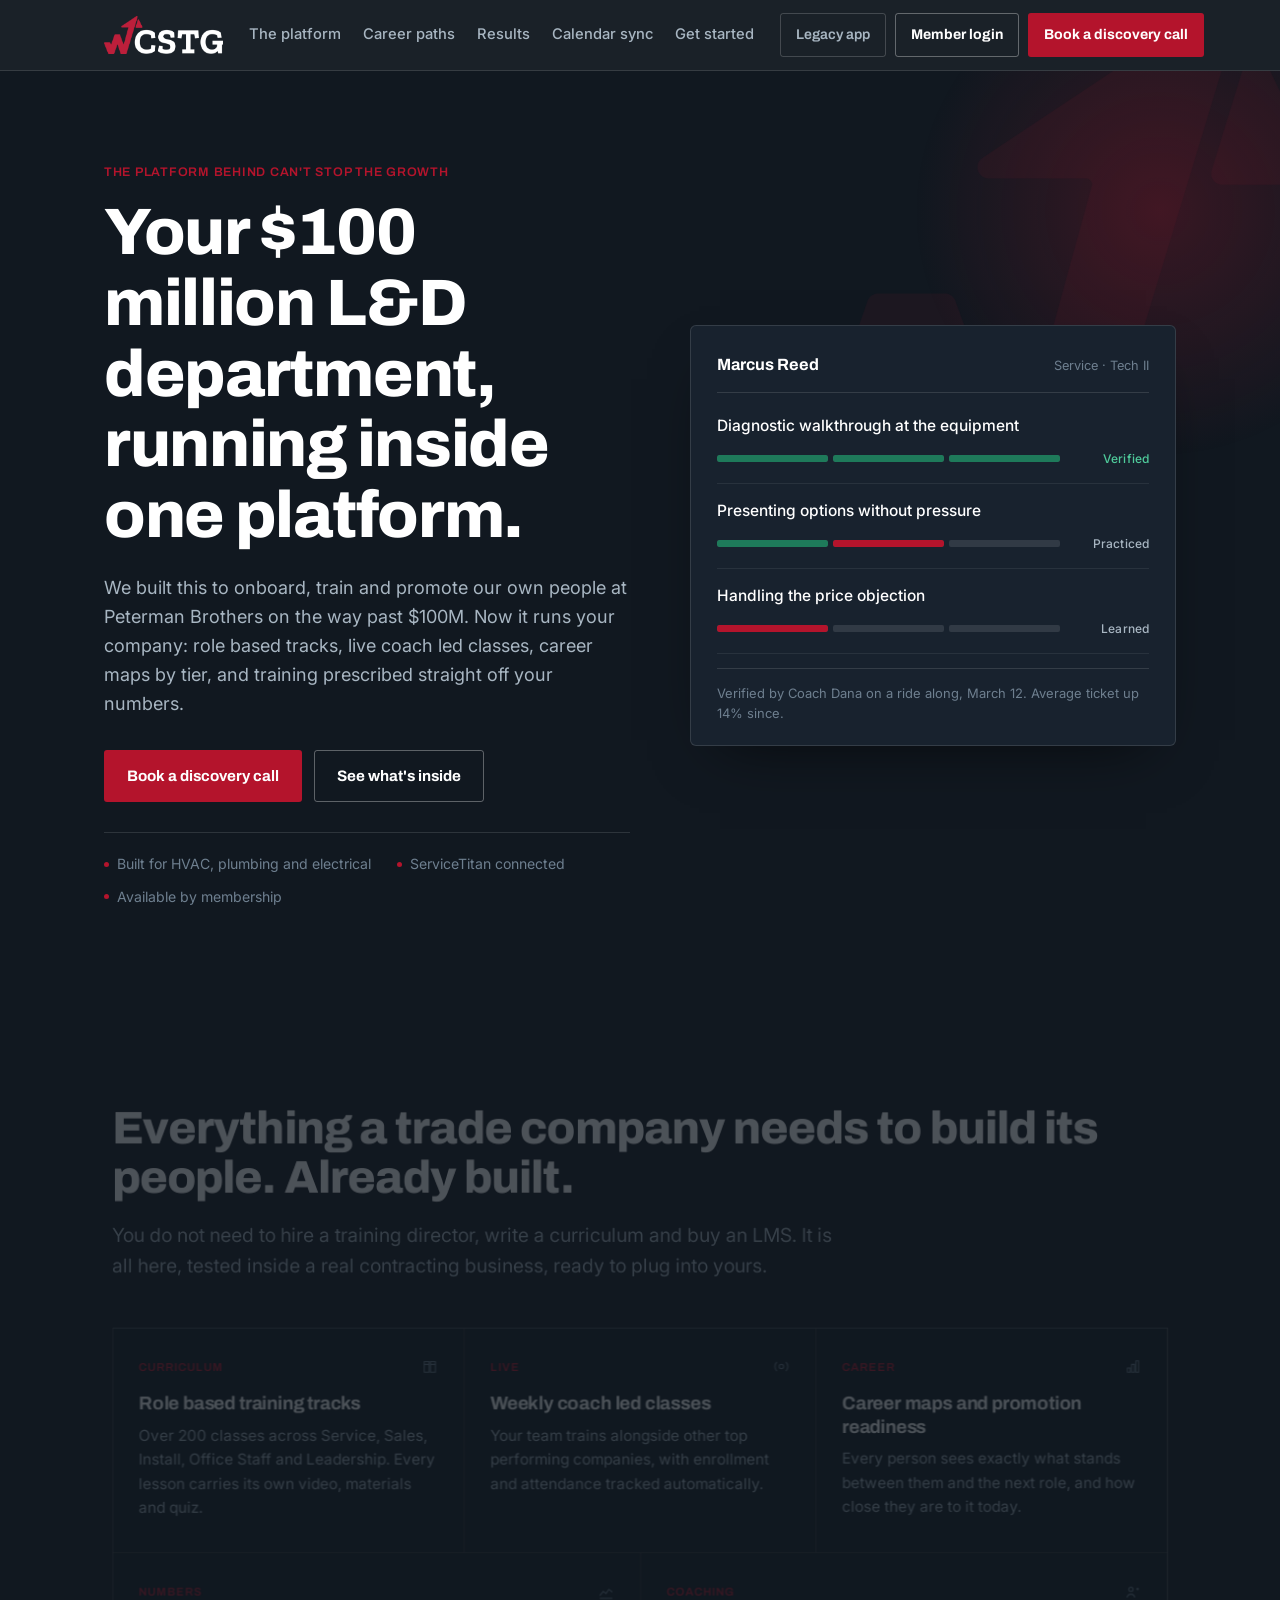
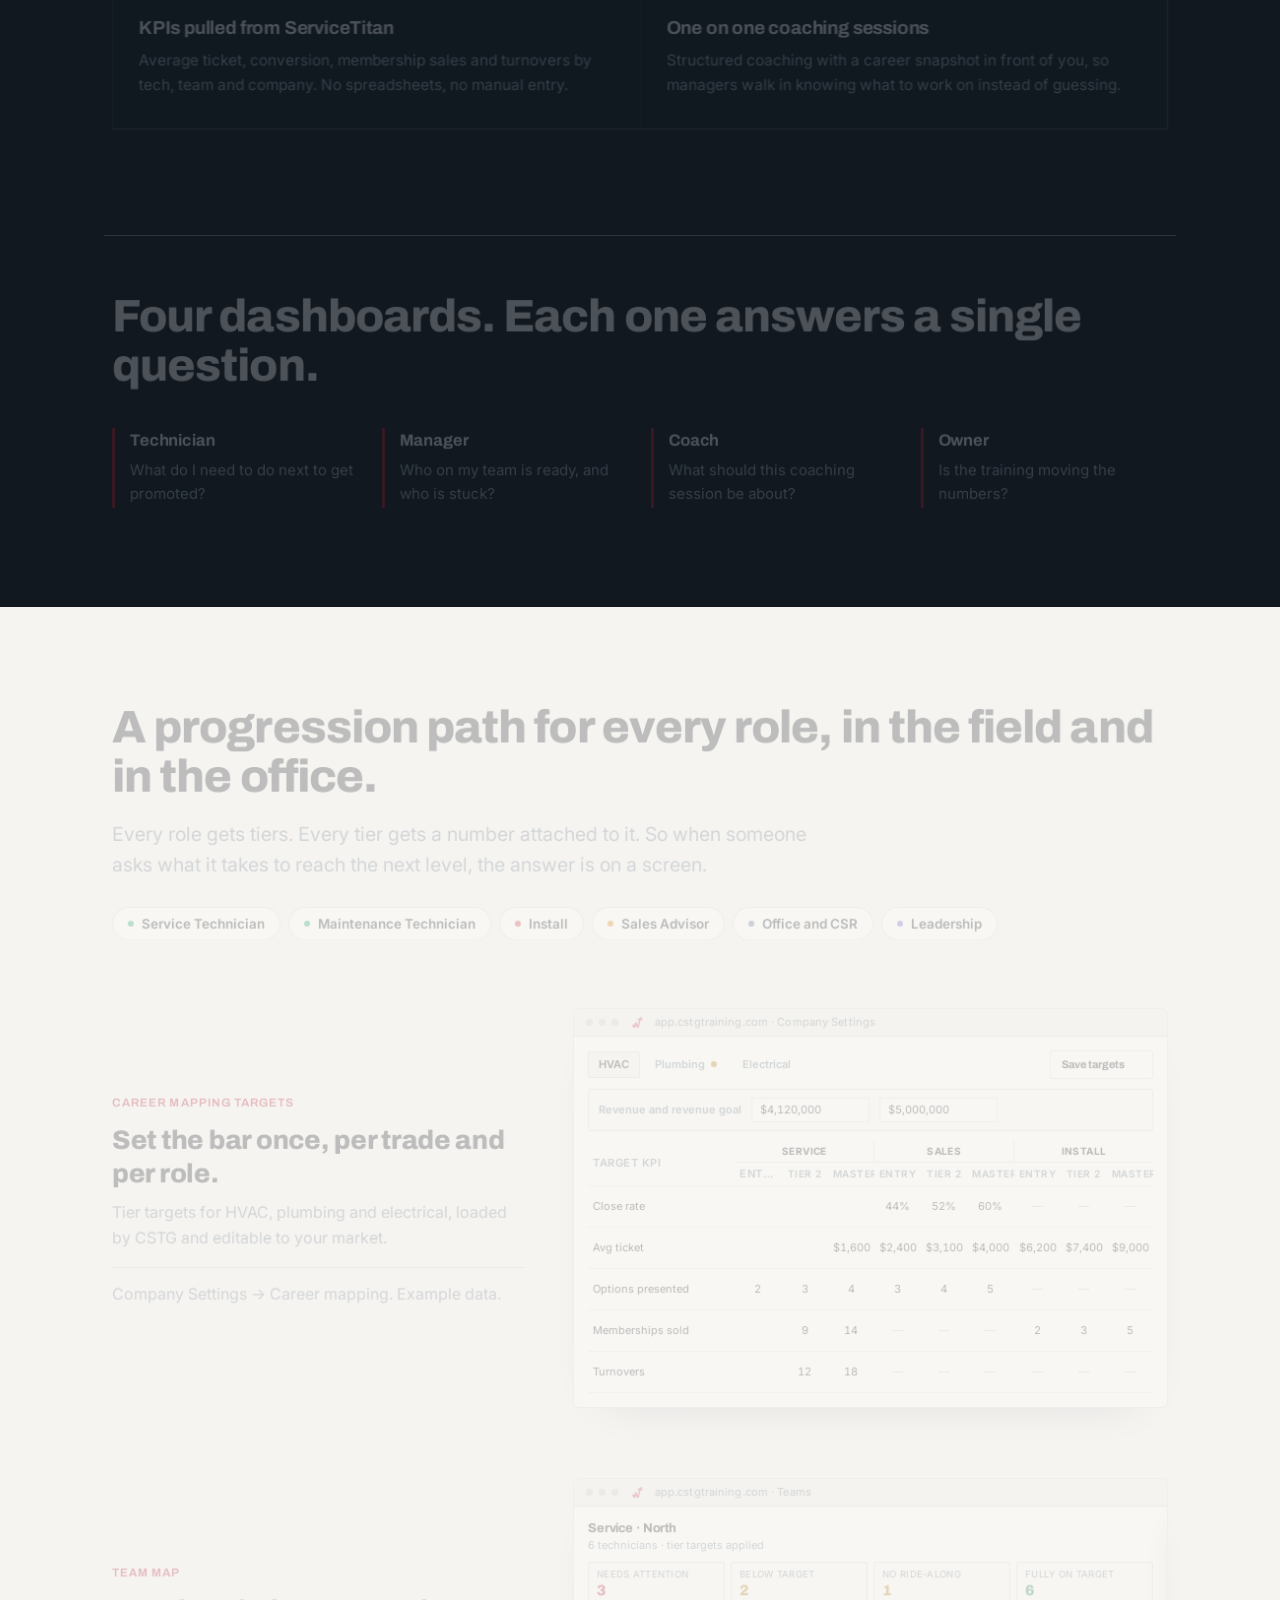
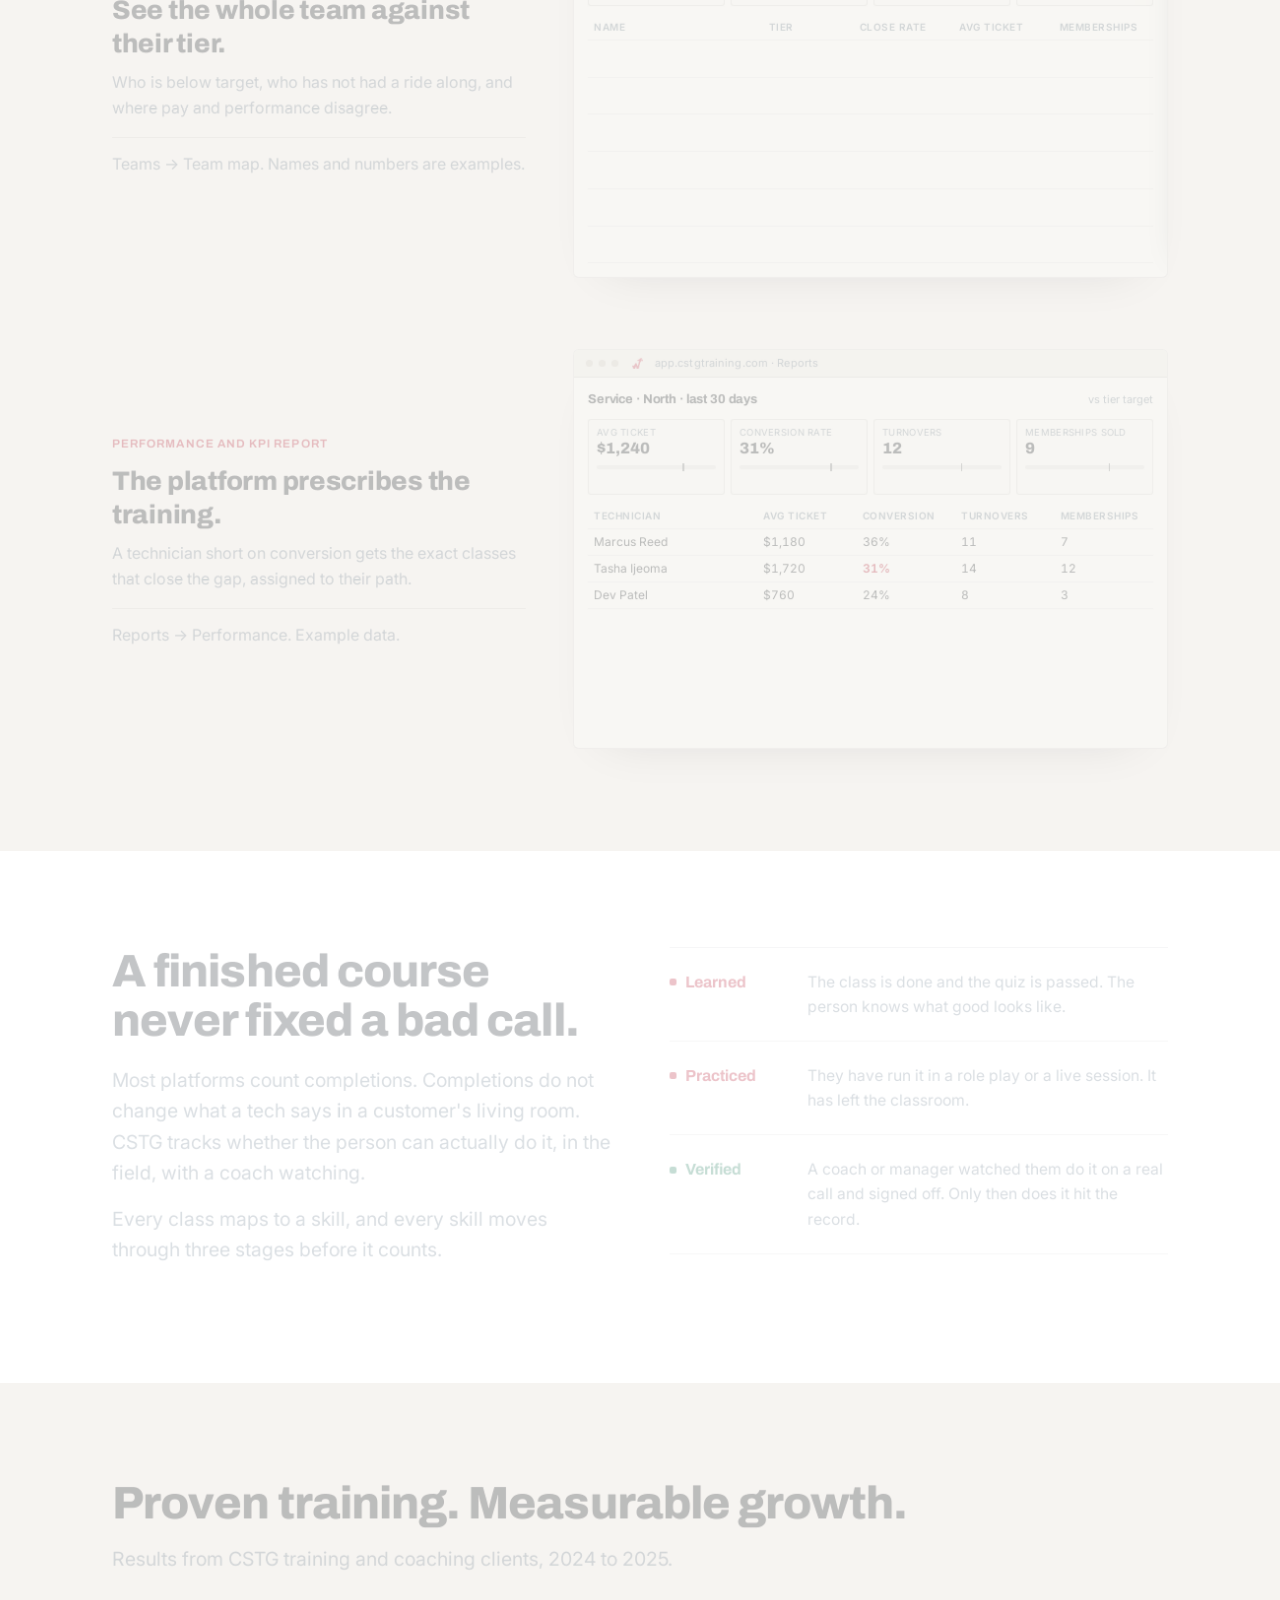
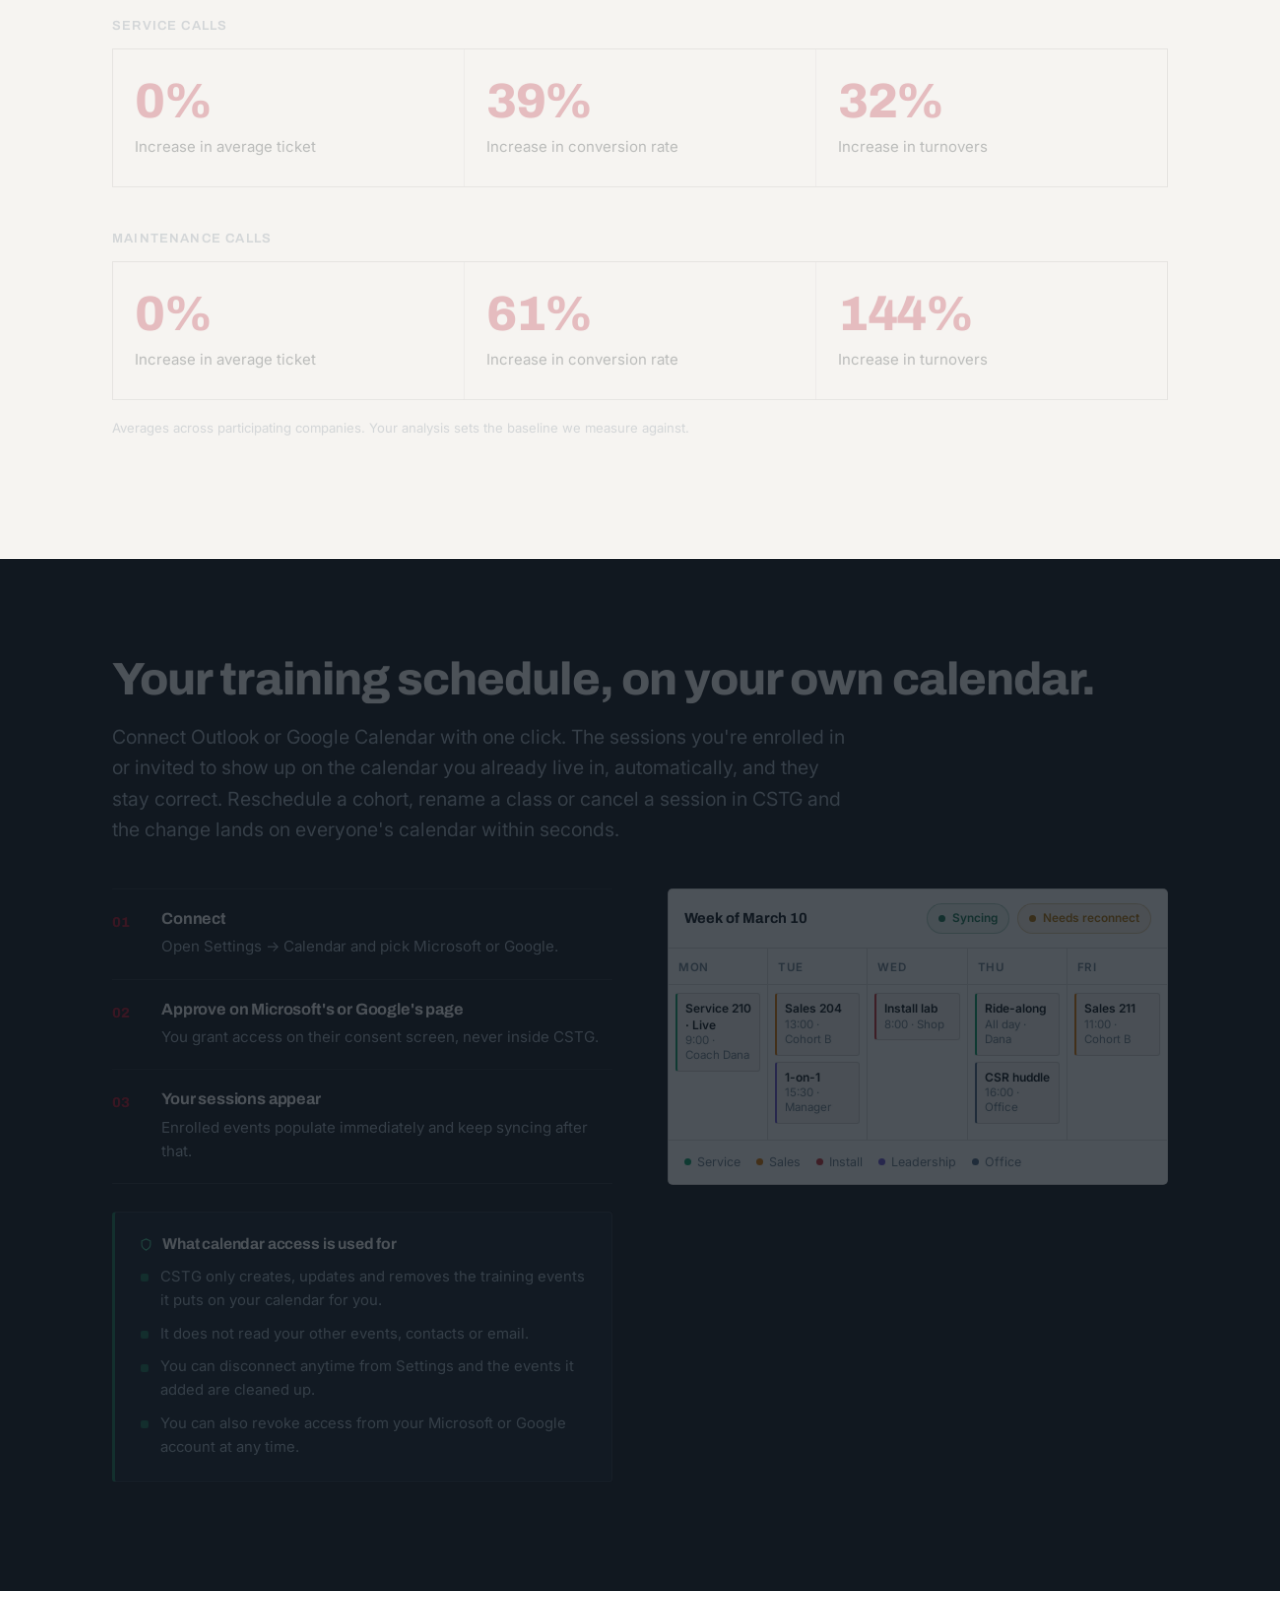
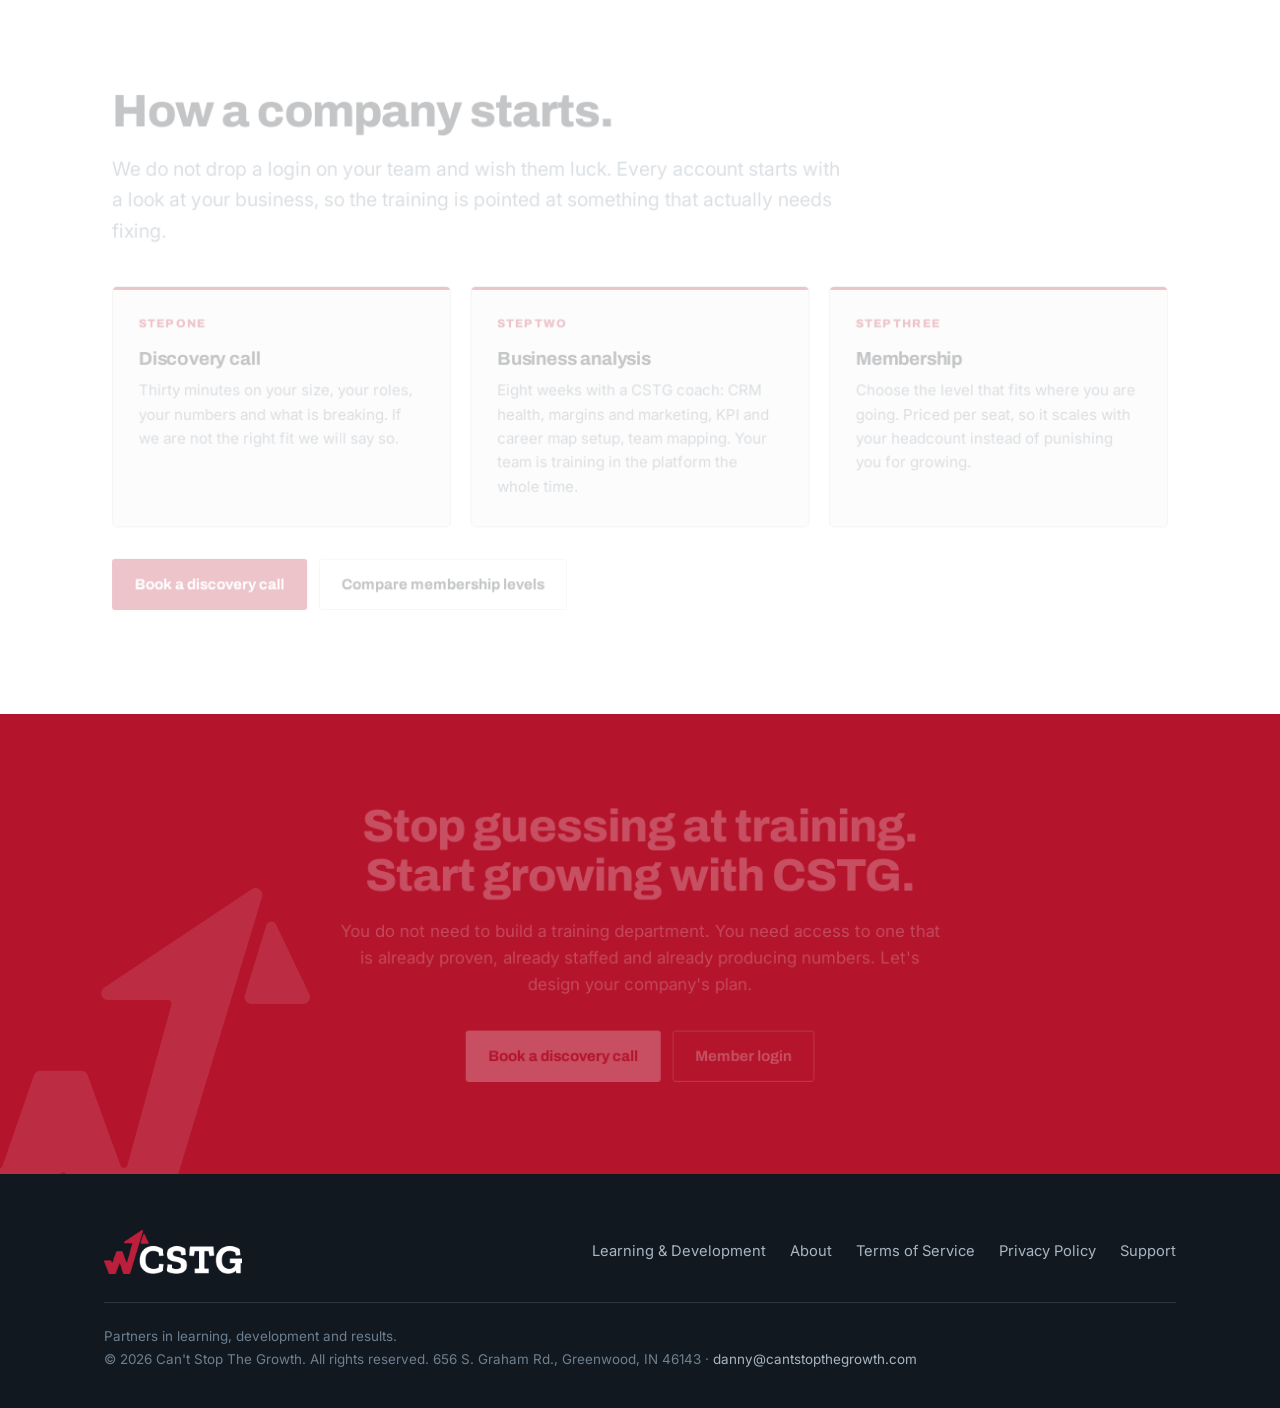
<file: index.html>
<!DOCTYPE html>
<html lang="en">
<head>
<meta charset="utf-8">
<meta name="viewport" content="width=device-width, initial-scale=1">
<title>The CSTG Growth Engine | Training, coaching and career mapping for home service teams</title>
<meta name="description" content="The CSTG Growth Engine is the platform behind Can't Stop The Growth. Role based training tracks, live coach led classes, career maps by trade and tier, and training prescribed straight from your KPIs. Built for HVAC, plumbing and electrical companies.">
<link rel="canonical" href="https://www.cstgtraining.com/">
<meta name="theme-color" content="#111820">
<link rel="icon" href="assets/favicon.ico" sizes="16x16 32x32 48x48">
<link rel="apple-touch-icon" href="assets/apple-touch-icon.png">
<meta property="og:type" content="website">
<meta property="og:site_name" content="Can't Stop The Growth">
<meta property="og:title" content="The CSTG Growth Engine | Can't Stop The Growth">
<meta property="og:description" content="Role based training tracks, live coach led classes, career maps by trade and tier, and training prescribed straight from your KPIs. Built for HVAC, plumbing and electrical companies.">
<meta property="og:url" content="https://www.cstgtraining.com/">
<meta property="og:image" content="https://www.cstgtraining.com/assets/og-image.png">
<meta name="twitter:card" content="summary_large_image">
<link rel="preconnect" href="https://fonts.googleapis.com">
<link rel="preconnect" href="https://fonts.gstatic.com" crossorigin>
<link href="https://fonts.googleapis.com/css2?family=Archivo:wght@500;600;700;800&family=Inter:wght@400;500;600&display=swap" rel="stylesheet">
<link rel="stylesheet" href="landing.css">
</head>
<body>
<a class="skip" href="#top">Skip to content</a>

<header class="site-head">
<div class="wrap nav">
<a class="mark" href="#top"><img src="assets/cstg-logo-white.png" alt="Can't Stop The Growth" height="120"></a>
<nav class="nav-links" aria-label="Sections">
<a href="#platform">The platform</a>
<a href="#paths">Career paths</a>
<a href="#results">Results</a>
<a href="#calendar">Calendar sync</a>
<a href="#start">Get started</a>
</nav>
<div class="nav-cta">
<!-- TEMPORARY: legacy app link for members still on the previous app. Remove this anchor (and its counterpart in #mobileMenu) when st.cstgtraining.com is retired. -->
<a class="btn btn-ghost btn-sm btn-legacy" href="https://st.cstgtraining.com/">Legacy app</a>
<a class="btn btn-ghost btn-sm" href="https://app.cstgtraining.com/login">Member login</a>
<a class="btn btn-primary btn-sm" href="https://calendar.google.com/calendar/u/0/appointments/schedules/AcZssZ3KIBhja7t2q7o0VAFUAdRraAuTdai4gCNXGuXQUDwFY0c7RBIhTDw6lv-2hqluCo27wOx4wcfD">Book a discovery call</a>
</div>
<button class="navtoggle" id="navToggle" aria-expanded="false" aria-controls="mobileMenu" aria-label="Menu"><span></span></button>
<div class="mobile-menu" id="mobileMenu">
<nav aria-label="Sections">
<a href="#platform">The platform</a>
<a href="#paths">Career paths</a>
<a href="#results">Results</a>
<a href="#calendar">Calendar sync</a>
<a href="#start">Get started</a>
</nav>
<div class="mm-btns">
<a class="btn btn-primary" href="https://calendar.google.com/calendar/u/0/appointments/schedules/AcZssZ3KIBhja7t2q7o0VAFUAdRraAuTdai4gCNXGuXQUDwFY0c7RBIhTDw6lv-2hqluCo27wOx4wcfD">Book a discovery call</a>
<a class="btn btn-ghost" href="https://app.cstgtraining.com/login">Member login</a>
<!-- TEMPORARY -->
<a class="btn btn-ghost btn-legacy" href="https://st.cstgtraining.com/">Legacy app</a>
</div>
</div>
</div>
</header>

<main>

<!-- ============ HERO ============ -->
<section class="hero" id="top">
<img class="hero-mark" src="assets/cstg-arrow.png" alt="" aria-hidden="true" width="900" height="885">
<div class="wrap hero-grid" data-motion data-stagger="110">
<div>
<p class="eyebrow">The platform behind Can't Stop The Growth</p>
<h1>Your $100 million L&amp;D department, running inside one platform.</h1>
<p class="lede">We built this to onboard, train and promote our own people at Peterman Brothers on the way past $100M. Now it runs your company: role based tracks, live coach led classes, career maps by tier, and training prescribed straight off your numbers.</p>
<div class="btn-row">
<a class="btn btn-primary" href="https://calendar.google.com/calendar/u/0/appointments/schedules/AcZssZ3KIBhja7t2q7o0VAFUAdRraAuTdai4gCNXGuXQUDwFY0c7RBIhTDw6lv-2hqluCo27wOx4wcfD">Book a discovery call</a>
<a class="btn btn-ghost" href="#platform">See what's inside</a>
</div>
<div class="hero-note">
<span>Built for HVAC, plumbing and electrical</span>
<span>ServiceTitan connected</span>
<span>Available by membership</span>
</div>
</div>

<div class="ledger" data-seq aria-label="Example skill record for a service technician: three skills at Verified, Practiced and Learned.">
<div class="ledger-top">
<strong>Marcus Reed</strong>
<span>Service · Tech II</span>
</div>
<div class="skill">
<div class="skill-name">Diagnostic walkthrough at the equipment</div>
<div class="rail">
<i class="step done"></i><i class="step done"></i><i class="step done"></i>
<span class="stage v">Verified</span>
</div>
</div>
<div class="skill">
<div class="skill-name">Presenting options without pressure</div>
<div class="rail">
<i class="step done"></i><i class="step on"></i><i class="step"></i>
<span class="stage">Practiced</span>
</div>
</div>
<div class="skill">
<div class="skill-name">Handling the price objection</div>
<div class="rail">
<i class="step on"></i><i class="step"></i><i class="step"></i>
<span class="stage">Learned</span>
</div>
</div>
<div class="ledger-foot">Verified by Coach Dana on a ride along, March 12. Average ticket up 14% since.</div>
</div>
</div>
</section>

<!-- ============ PLATFORM ============ -->
<section class="section dark" id="platform">
<div class="wrap" data-motion>
<h2>Everything a trade company needs to build its people. Already built.</h2>
<p class="lede" style="margin-top:18px">You do not need to hire a training director, write a curriculum and buy an LMS. It is all here, tested inside a real contracting business, ready to plug into yours.</p>
<div class="tiles">
<div class="tile">
<div class="tile-head"><div class="tile-tag">Curriculum</div><svg width="17" height="17" viewBox="0 0 24 24" fill="none" stroke="currentColor" stroke-width="1.5" aria-hidden="true"><path d="M4 5h7v15H4zM13 5h7v15h-7z"></path><path d="M4 9h7M13 9h7"></path></svg></div>
<h3>Role based training tracks</h3>
<p>Over 200 classes across Service, Sales, Install, Office Staff and Leadership. Every lesson carries its own video, materials and quiz.</p>
</div>
<div class="tile">
<div class="tile-head"><div class="tile-tag">Live</div><svg width="17" height="17" viewBox="0 0 24 24" fill="none" stroke="currentColor" stroke-width="1.5" aria-hidden="true"><circle cx="12" cy="12" r="3.2"></circle><path d="M5.5 5.5a9 9 0 0 0 0 13M18.5 5.5a9 9 0 0 1 0 13"></path></svg></div>
<h3>Weekly coach led classes</h3>
<p>Your team trains alongside other top performing companies, with enrollment and attendance tracked automatically.</p>
</div>
<div class="tile">
<div class="tile-head"><div class="tile-tag">Career</div><svg width="17" height="17" viewBox="0 0 24 24" fill="none" stroke="currentColor" stroke-width="1.5" aria-hidden="true"><path d="M4 20h4v-6H4zM10 20h4V9h-4zM16 20h4V4h-4z"></path></svg></div>
<h3>Career maps and promotion readiness</h3>
<p>Every person sees exactly what stands between them and the next role, and how close they are to it today.</p>
</div>
<div class="tile">
<div class="tile-head"><div class="tile-tag">Numbers</div><svg width="17" height="17" viewBox="0 0 24 24" fill="none" stroke="currentColor" stroke-width="1.5" aria-hidden="true"><path d="M3 17l5-6 4 3 4-6 5 4"></path><path d="M3 21h18"></path></svg></div>
<h3>KPIs pulled from ServiceTitan</h3>
<p>Average ticket, conversion, membership sales and turnovers by tech, team and company. No spreadsheets, no manual entry.</p>
</div>
<div class="tile">
<div class="tile-head"><div class="tile-tag">Coaching</div><svg width="17" height="17" viewBox="0 0 24 24" fill="none" stroke="currentColor" stroke-width="1.5" aria-hidden="true"><circle cx="9" cy="8" r="3"></circle><path d="M3.5 20c.6-3.4 2.8-5 5.5-5s4.9 1.6 5.5 5"></path><path d="M16.5 7.5h4M18.5 5.5v4"></path></svg></div>
<h3>One on one coaching sessions</h3>
<p>Structured coaching with a career snapshot in front of you, so managers walk in knowing what to work on instead of guessing.</p>
</div>
</div>
</div>
</section>

<!-- ============ ROLE DASHBOARDS ============ -->
<section class="section section-tight dark">
<div class="wrap"><hr class="rule" style="background:rgba(255,255,255,.12);margin-bottom:56px"></div>
<div class="wrap" data-motion data-stagger="80">
<h2>Four dashboards. Each one answers a single question.</h2>
<div class="roles">
<div class="role"><h3>Technician</h3><p>What do I need to do next to get promoted?</p></div>
<div class="role"><h3>Manager</h3><p>Who on my team is ready, and who is stuck?</p></div>
<div class="role"><h3>Coach</h3><p>What should this coaching session be about?</p></div>
<div class="role"><h3>Owner</h3><p>Is the training moving the numbers?</p></div>
</div>
</div>
</section>

<!-- ============ CAREER PATHS ============ -->
<section class="section" id="paths">
<div class="wrap" data-motion>
<h2>A progression path for every role, in the field and in the office.</h2>
<p class="lede" style="margin-top:18px">Every role gets tiers. Every tier gets a number attached to it. So when someone asks what it takes to reach the next level, the answer is on a screen.</p>
<div class="chips">
<span class="chip"><i style="background:var(--cat-service)"></i>Service Technician</span>
<span class="chip"><i style="background:var(--cat-service)"></i>Maintenance Technician</span>
<span class="chip"><i style="background:var(--cat-install)"></i>Install</span>
<span class="chip"><i style="background:var(--cat-sales)"></i>Sales Advisor</span>
<span class="chip"><i style="background:var(--cat-office)"></i>Office and CSR</span>
<span class="chip"><i style="background:var(--cat-lead)"></i>Leadership</span>
</div>
</div>

<!-- V1 -->
<div class="wrap vrow" data-motion data-stagger="90">
<div class="vrow-head">
<span class="vrow-tag">Career mapping targets</span>
<h3>Set the bar once, per trade and per role.</h3>
<p>Tier targets for HVAC, plumbing and electrical, loaded by CSTG and editable to your market.</p>
<p class="vrow-meta">Company Settings → Career mapping. Example data.</p>
</div>
<div class="vig v1" data-seq role="img" aria-label="Company Settings screen: tier targets for each KPI are typed into the HVAC and plumbing matrices, then saved.">
<div class="vig-bar"><i></i><i></i><i></i><img src="assets/cstg-arrow.png" alt="" width="11" height="11"><span>app.cstgtraining.com · Company Settings</span></div>
<div class="vig-screen">
<div class="vs-h">
<div class="v1-tabs">
<b class="on hv">HVAC</b>
<b class="pl">Plumbing<i class="wdot"></i></b>
<b>Electrical</b>
</div>
<span class="tinybtn">Save targets<svg width="11" height="11" viewBox="0 0 24 24" fill="none" stroke="currentColor" stroke-width="3" aria-hidden="true"><path d="M4 12.5l5.5 5.5L20 7"></path></svg></span>
</div>
<div class="v1-rev hide-s">
<span>Revenue and revenue goal</span>
<div class="v1-in">$4,120,000</div>
<div class="v1-in">$5,000,000</div>
</div>
<table>
<thead>
<tr><th rowspan="2" style="width:26%">Target KPI</th><th class="grp" colspan="3">Service</th><th class="grp g2 hide-s" colspan="3">Sales</th><th class="grp hide-s" colspan="3">Install</th></tr>
<tr><th class="tc">Entry</th><th class="tc">Tier 2</th><th class="tc">Master</th><th class="tc hide-s">Entry</th><th class="tc hide-s">Tier 2</th><th class="tc hide-s">Master</th><th class="tc hide-s">Entry</th><th class="tc hide-s">Tier 2</th><th class="tc hide-s">Master</th></tr>
</thead>
<tbody>
<tr><td>Close rate</td>
<td class="c f" style="--d:.25s"><span class="cv">32%</span><i class="cr"></i></td>
<td class="c f" style="--d:.7s"><span class="cv">38%</span><i class="cr"></i></td>
<td class="c f" style="--d:1.15s"><span class="cv">45%</span><i class="cr"></i></td>
<td class="c hide-s">44%</td><td class="c hide-s">52%</td><td class="c hide-s">60%</td>
<td class="c dash hide-s">—</td><td class="c dash hide-s">—</td><td class="c dash hide-s">—</td></tr>
<tr><td>Avg ticket</td>
<td class="c f" style="--d:1.7s"><span class="cv">$980</span><i class="cr"></i></td>
<td class="c f" style="--d:2.15s"><span class="cv">$1,240</span><i class="cr"></i></td>
<td class="c">$1,600</td>
<td class="c hide-s">$2,400</td><td class="c hide-s">$3,100</td><td class="c hide-s">$4,000</td>
<td class="c hide-s">$6,200</td><td class="c hide-s">$7,400</td><td class="c hide-s">$9,000</td></tr>
<tr class="hide-s"><td>Options presented</td>
<td class="c">2</td><td class="c">3</td><td class="c">4</td>
<td class="c hide-s">3</td><td class="c hide-s">4</td><td class="c hide-s">5</td>
<td class="c dash hide-s">—</td><td class="c dash hide-s">—</td><td class="c dash hide-s">—</td></tr>
<tr><td>Memberships sold</td>
<td class="c f" style="--d:4.15s"><span class="cv">6</span><i class="cr"></i></td>
<td class="c">9</td><td class="c">14</td>
<td class="c dash hide-s">—</td><td class="c dash hide-s">—</td><td class="c dash hide-s">—</td>
<td class="c hide-s">2</td><td class="c hide-s">3</td><td class="c hide-s">5</td></tr>
<tr><td>Turnovers</td>
<td class="c f" style="--d:4.6s"><span class="cv">8</span><i class="cr"></i></td>
<td class="c">12</td><td class="c">18</td>
<td class="c dash hide-s">—</td><td class="c dash hide-s">—</td><td class="c dash hide-s">—</td>
<td class="c dash hide-s">—</td><td class="c dash hide-s">—</td><td class="c dash hide-s">—</td></tr>
</tbody>
</table>
</div>
</div>
</div>

<!-- V2 -->
<div class="wrap vrow" data-motion data-stagger="90">
<div class="vrow-head">
<span class="vrow-tag">Team map</span>
<h3>See the whole team against their tier.</h3>
<p>Who is below target, who has not had a ride along, and where pay and performance disagree.</p>
<p class="vrow-meta">Teams → Team map. Names and numbers are examples.</p>
</div>
<div class="vig v2" data-seq role="img" aria-label="Team map screen: a roster of six technicians against tier targets, with one person's detail panel opening to show KPIs, ride-alongs and skill stages.">
<div class="vig-bar"><i></i><i></i><i></i><img src="assets/cstg-arrow.png" alt="" width="11" height="11"><span>app.cstgtraining.com · Teams</span></div>
<div class="vig-screen">
<div class="vs-h">
<div><div class="vs-title">Service · North</div><div class="vs-sub">6 technicians · tier targets applied</div></div>
</div>
<div class="v2-counters">
<div class="a"><span>Needs attention</span><b>3</b></div>
<div class="w"><span>Below target</span><b>2</b></div>
<div class="w hide-s"><span>No ride-along</span><b>1</b></div>
<div class="g"><span>Fully on target</span><b>6</b></div>
</div>
<table>
<thead><tr><th style="width:31%">Name</th><th style="width:16%">Tier</th><th>Close rate</th><th class="hide-s">Avg ticket</th><th class="hide-s">Memberships</th></tr></thead>
<tbody>
<tr class="hl" style="--d:.15s"><td>Marcus Reed</td><td><span class="tier t2">Tier 2</span></td><td class="num down">34% ▾</td><td class="num down hide-s">$1,180 ▾</td><td class="num up hide-s">7 ▴</td></tr>
<tr style="--d:.25s"><td>Tasha Ijeoma</td><td><span class="tier tm">Master</span></td><td class="num up">47% ▴</td><td class="num up hide-s">$1,720 ▴</td><td class="num up hide-s">12 ▴</td></tr>
<tr style="--d:.35s"><td>Dev Patel</td><td><span class="tier">Entry</span></td><td class="num down">26% ▾</td><td class="num down hide-s">$760 ▾</td><td class="num down hide-s">3 ▾</td></tr>
<tr style="--d:.45s"><td>Ana Lucero</td><td><span class="tier t2">Tier 2</span></td><td class="num up">41% ▴</td><td class="num up hide-s">$1,350 ▴</td><td class="num up hide-s">9 ▴</td></tr>
<tr class="hide-s" style="--d:.55s"><td>Jordan Kim</td><td><span class="tier">Entry</span></td><td class="num down">31% ▾</td><td class="num up hide-s">$910 ▴</td><td class="num up hide-s">5 ▴</td></tr>
<tr class="hide-s" style="--d:.65s"><td>Ray Whitfield</td><td><span class="tier tm">Master</span></td><td class="num up">44% ▴</td><td class="num up hide-s">$1,610 ▴</td><td class="num up hide-s">11 ▴</td></tr>
</tbody>
</table>
<div class="v2-panel">
<div style="--i:0"><h4>Marcus Reed</h4><div class="vs-sub">Service · Tech II</div></div>
<div class="v2-card" style="--i:1">
<b>Last 90 days</b>
<div class="v2-kpi"><span>Close rate</span><span class="down">34% / 38%</span></div>
<div class="v2-kpi"><span>Avg ticket</span><span class="down">$1,180 / $1,240</span></div>
<div class="v2-kpi"><span>Memberships</span><span class="up">7 / 6</span></div>
</div>
<div class="v2-card" style="--i:2">
<b>Ride-alongs</b>
<div class="v2-kpi"><span>Mar 12 · Coach Dana</span></div>
<div class="v2-kpi"><span class="up">Verified: Diagnostic walkthrough</span></div>
</div>
<div class="v2-place" style="--i:3"><span>Placed at <b>Tier 2</b></span><span class="vs-sub">Target: Master</span></div>
<div class="minirail" style="--i:4">
<div><div class="bars"><i class="done"></i><i class="done"></i><i class="done"></i></div><span class="up">Verified</span></div>
<div><div class="bars"><i class="done"></i><i class="on"></i><i></i></div><span>Practiced</span></div>
<div><div class="bars"><i class="on"></i><i></i><i></i></div><span>Learned</span></div>
</div>
</div>
<div class="cursor" aria-hidden="true"><svg width="12" height="17" viewBox="0 0 12 17"><path d="M0 0l11 7-4.6.6L9 15.4l-2 .8-2.6-7.7L0 11.6z" fill="#111820" stroke="#fff" stroke-width=".8"></path></svg></div>
</div>
</div>
</div>

<!-- V3 -->
<div class="wrap vrow" data-motion data-stagger="90">
<div class="vrow-head">
<span class="vrow-tag">Performance and KPI report</span>
<h3>The platform prescribes the training.</h3>
<p>A technician short on conversion gets the exact classes that close the gap, assigned to their path.</p>
<p class="vrow-meta">Reports → Performance. Example data.</p>
</div>
<div class="vig v3" data-seq role="img" aria-label="Performance report screen: four KPI tiles count up against their targets, conversion rate lands below target and two prescribed sales classes are assigned to the technician's path.">
<div class="vig-bar"><i></i><i></i><i></i><img src="assets/cstg-arrow.png" alt="" width="11" height="11"><span>app.cstgtraining.com · Reports</span></div>
<div class="vig-screen">
<div class="vs-h">
<div><div class="vs-title">Service · North · last 30 days</div></div>
<span class="vs-sub">vs tier target</span>
</div>
<div class="v3-strip">
<div class="v3-tile"><span>Avg ticket</span><b data-count="1240" data-group="1" data-dur="1200">$1,240</b><div class="v3-bar" style="--w:82%;--t:72%"><i style="--d:.3s"></i><u></u></div></div>
<div class="v3-tile miss"><span>Conversion rate</span><b data-count="31" data-dur="1200" data-delay="150">31%</b><div class="v3-bar" style="--w:62%;--t:76%"><i style="--d:.45s"></i><u></u></div><span class="v3-tag">Below target · 38%</span></div>
<div class="v3-tile hide-s"><span>Turnovers</span><b data-count="12" data-dur="1100" data-delay="300">12</b><div class="v3-bar" style="--w:74%;--t:66%"><i style="--d:.6s"></i><u></u></div></div>
<div class="v3-tile hide-s"><span>Memberships sold</span><b data-count="9" data-dur="1100" data-delay="450">9</b><div class="v3-bar" style="--w:88%;--t:70%"><i style="--d:.75s"></i><u></u></div></div>
</div>
<table>
<thead><tr><th style="width:30%">Technician</th><th>Avg ticket</th><th>Conversion</th><th>Turnovers</th><th class="hide-s">Memberships</th></tr></thead>
<tbody>
<tr><td>Marcus Reed</td><td class="num">$1,180</td><td class="num">36%</td><td class="num">11</td><td class="num hide-s">7</td></tr>
<tr class="hl"><td>Tasha Ijeoma</td><td class="num">$1,720</td><td class="num">31%</td><td class="num">14</td><td class="num hide-s">12</td></tr>
<tr class="hide-s"><td>Dev Patel</td><td class="num">$760</td><td class="num">24%</td><td class="num">8</td><td class="num hide-s">3</td></tr>
</tbody>
</table>
<div class="v3-pres">
<b>Prescribed classes · Tasha Ijeoma</b>
<div class="v3-cls" style="--i:0"><i></i>Sales 204 · Presenting options without pressure<em>Assigned to path<svg width="10" height="10" viewBox="0 0 24 24" fill="none" stroke="#1E7A5A" stroke-width="3.4" aria-hidden="true"><path d="M4 12.5l5.5 5.5L20 7"></path></svg></em></div>
<div class="v3-cls" style="--i:1"><i></i>Sales 211 · Handling the price objection<em>Assigned to path<svg width="10" height="10" viewBox="0 0 24 24" fill="none" stroke="#1E7A5A" stroke-width="3.4" aria-hidden="true"><path d="M4 12.5l5.5 5.5L20 7"></path></svg></em></div>
</div>
<div class="v3-foot">Recommended intervention: ride-along with Coach Dana this week</div>
</div>
</div>
</div>
</section>

<!-- ============ VERIFICATION THESIS ============ -->
<section class="section white">
<div class="wrap thesis-grid" data-motion data-stagger="100">
<div>
<h2>A finished course never fixed a bad call.</h2>
<p class="lede">Most platforms count completions. Completions do not change what a tech says in a customer's living room. CSTG tracks whether the person can actually do it, in the field, with a coach watching.</p>
<p class="lede">Every class maps to a skill, and every skill moves through three stages before it counts.</p>
</div>
<div class="stages">
<div class="stage-row"><b><i></i>Learned</b><p>The class is done and the quiz is passed. The person knows what good looks like.</p></div>
<div class="stage-row"><b><i></i>Practiced</b><p>They have run it in a role play or a live session. It has left the classroom.</p></div>
<div class="stage-row"><b><i></i>Verified</b><p>A coach or manager watched them do it on a real call and signed off. Only then does it hit the record.</p></div>
</div>
</div>
</section>

<!-- ============ RESULTS ============ -->
<section class="section" id="results">
<div class="wrap" data-motion>
<h2>Proven training. Measurable growth.</h2>
<p class="lede" style="margin-top:16px">Results from CSTG training and coaching clients, 2024 to 2025.</p>
<div class="res-group">
<h3>Service calls</h3>
<div class="res-row" data-seq>
<div class="res"><div class="num" data-count="65">65%</div><div class="lbl">Increase in average ticket</div></div>
<div class="res"><div class="num" data-count="39" data-delay="120">39%</div><div class="lbl">Increase in conversion rate</div></div>
<div class="res"><div class="num" data-count="32" data-delay="240">32%</div><div class="lbl">Increase in turnovers</div></div>
</div>
</div>
<div class="res-group">
<h3>Maintenance calls</h3>
<div class="res-row" data-seq>
<div class="res"><div class="num" data-count="112">112%</div><div class="lbl">Increase in average ticket</div></div>
<div class="res"><div class="num" data-count="61" data-delay="120">61%</div><div class="lbl">Increase in conversion rate</div></div>
<div class="res"><div class="num" data-count="144" data-delay="240">144%</div><div class="lbl">Increase in turnovers</div></div>
</div>
</div>
<p class="res-note">Averages across participating companies. Your analysis sets the baseline we measure against.</p>
</div>
</section>

<!-- ============ CALENDAR SYNC ============ -->
<section class="section dark" id="calendar">
<div class="wrap" data-motion data-stagger="90">
<h2>Your training schedule, on your own calendar.</h2>
<p class="lede" style="margin-top:18px">Connect Outlook or Google Calendar with one click. The sessions you're enrolled in or invited to show up on the calendar you already live in, automatically, and they stay correct. Reschedule a cohort, rename a class or cancel a session in CSTG and the change lands on everyone's calendar within seconds.</p>
<div class="cal-grid">
<div>
<div class="cal-steps">
<div class="cal-step"><b>01</b><div><h3>Connect</h3><p>Open Settings → Calendar and pick Microsoft or Google.</p></div></div>
<div class="cal-step"><b>02</b><div><h3>Approve on Microsoft's or Google's page</h3><p>You grant access on their consent screen, never inside CSTG.</p></div></div>
<div class="cal-step"><b>03</b><div><h3>Your sessions appear</h3><p>Enrolled events populate immediately and keep syncing after that.</p></div></div>
</div>
<div class="transparency">
<h3><svg width="15" height="15" viewBox="0 0 24 24" fill="none" stroke="#4FCB9B" stroke-width="1.8" aria-hidden="true"><path d="M12 3l7 3v6c0 4-3 7-7 9-4-2-7-5-7-9V6z"></path></svg>What calendar access is used for</h3>
<ul>
<li>CSTG only creates, updates and removes the training events it puts on your calendar for you.</li>
<li>It does not read your other events, contacts or email.</li>
<li>You can disconnect anytime from Settings and the events it added are cleaned up.</li>
<li>You can also revoke access from your Microsoft or Google account at any time.</li>
</ul>
</div>
</div>
<div class="mockcal">
<div class="mockcal-top">
<b>Week of March 10</b>
<div class="pills"><span class="pill ok"><i></i>Syncing</span><span class="pill warn"><i></i>Needs reconnect</span></div>
</div>
<div class="mockcal-week">
<div class="mockcal-day"><span>Mon</span>
<div class="ev service"><b>Service 210 · Live</b><span>9:00 · Coach Dana</span></div>
</div>
<div class="mockcal-day"><span>Tue</span>
<div class="ev sales"><b>Sales 204</b><span>13:00 · Cohort B</span></div>
<div class="ev lead"><b>1-on-1</b><span>15:30 · Manager</span></div>
</div>
<div class="mockcal-day"><span>Wed</span>
<div class="ev install"><b>Install lab</b><span>8:00 · Shop</span></div>
</div>
<div class="mockcal-day"><span>Thu</span>
<div class="ev service"><b>Ride-along</b><span>All day · Dana</span></div>
<div class="ev"><b>CSR huddle</b><span>16:00 · Office</span></div>
</div>
<div class="mockcal-day"><span>Fri</span>
<div class="ev sales"><b>Sales 211</b><span>11:00 · Cohort B</span></div>
</div>
</div>
<div class="mockcal-foot">
<span class="dotlbl"><i style="background:var(--cat-service)"></i>Service</span>
<span class="dotlbl"><i style="background:var(--cat-sales)"></i>Sales</span>
<span class="dotlbl"><i style="background:var(--cat-install)"></i>Install</span>
<span class="dotlbl"><i style="background:var(--cat-lead)"></i>Leadership</span>
<span class="dotlbl"><i style="background:var(--cat-office)"></i>Office</span>
</div>
</div>
</div>
</div>
</section>

<!-- ============ HOW A COMPANY STARTS ============ -->
<section class="section white" id="start">
<div class="wrap" data-motion>
<h2>How a company starts.</h2>
<p class="lede" style="margin-top:18px">We do not drop a login on your team and wish them luck. Every account starts with a look at your business, so the training is pointed at something that actually needs fixing.</p>
<div class="path">
<div class="step-card">
<div class="step-num">Step one</div>
<h3>Discovery call</h3>
<p>Thirty minutes on your size, your roles, your numbers and what is breaking. If we are not the right fit we will say so.</p>
</div>
<div class="step-card">
<div class="step-num">Step two</div>
<h3>Business analysis</h3>
<p>Eight weeks with a CSTG coach: CRM health, margins and marketing, KPI and career map setup, team mapping. Your team is training in the platform the whole time.</p>
</div>
<div class="step-card">
<div class="step-num">Step three</div>
<h3>Membership</h3>
<p>Choose the level that fits where you are going. Priced per seat, so it scales with your headcount instead of punishing you for growing.</p>
</div>
</div>
<div class="btn-row">
<a class="btn btn-primary" href="https://calendar.google.com/calendar/u/0/appointments/schedules/AcZssZ3KIBhja7t2q7o0VAFUAdRraAuTdai4gCNXGuXQUDwFY0c7RBIhTDw6lv-2hqluCo27wOx4wcfD">Book a discovery call</a>
<a class="btn btn-outline-dark" href="https://cantstopthegrowth.com/learning-development/">Compare membership levels</a>
</div>
</div>
</section>

<!-- ============ FINAL CTA ============ -->
<section class="final">
<img class="final-mark" src="assets/cstg-arrow-white.png" alt="" aria-hidden="true" width="720" height="708">
<div class="wrap" data-motion data-stagger="80">
<h2>Stop guessing at training. Start growing with CSTG.</h2>
<p>You do not need to build a training department. You need access to one that is already proven, already staffed and already producing numbers. Let's design your company's plan.</p>
<div class="btn-row">
<a class="btn btn-primary" href="https://calendar.google.com/calendar/u/0/appointments/schedules/AcZssZ3KIBhja7t2q7o0VAFUAdRraAuTdai4gCNXGuXQUDwFY0c7RBIhTDw6lv-2hqluCo27wOx4wcfD">Book a discovery call</a>
<a class="btn btn-ghost" href="https://app.cstgtraining.com/login">Member login</a>
</div>
</div>
</section>

</main>

<footer class="site-foot">
<div class="wrap">
<div class="foot-top">
<a class="mark" href="#top"><img src="assets/cstg-logo-white.png" alt="Can't Stop The Growth" height="120"></a>
<div class="foot-links">
<a href="https://cantstopthegrowth.com/learning-development/">Learning &amp; Development</a>
<a href="https://cantstopthegrowth.com/about/">About</a>
<a href="terms.html">Terms of Service</a>
<a href="privacy.html">Privacy Policy</a>
<a href="mailto:danny@cantstopthegrowth.com">Support</a>
</div>
</div>
<div class="foot-bot">
Partners in learning, development and results.<br>
© 2026 Can't Stop The Growth. All rights reserved. 656 S. Graham Rd., Greenwood, IN 46143 · <a href="mailto:danny@cantstopthegrowth.com">danny@cantstopthegrowth.com</a>
</div>
</div>
</footer>

<script src="motion.js"></script>
</body>
</html>
</file>
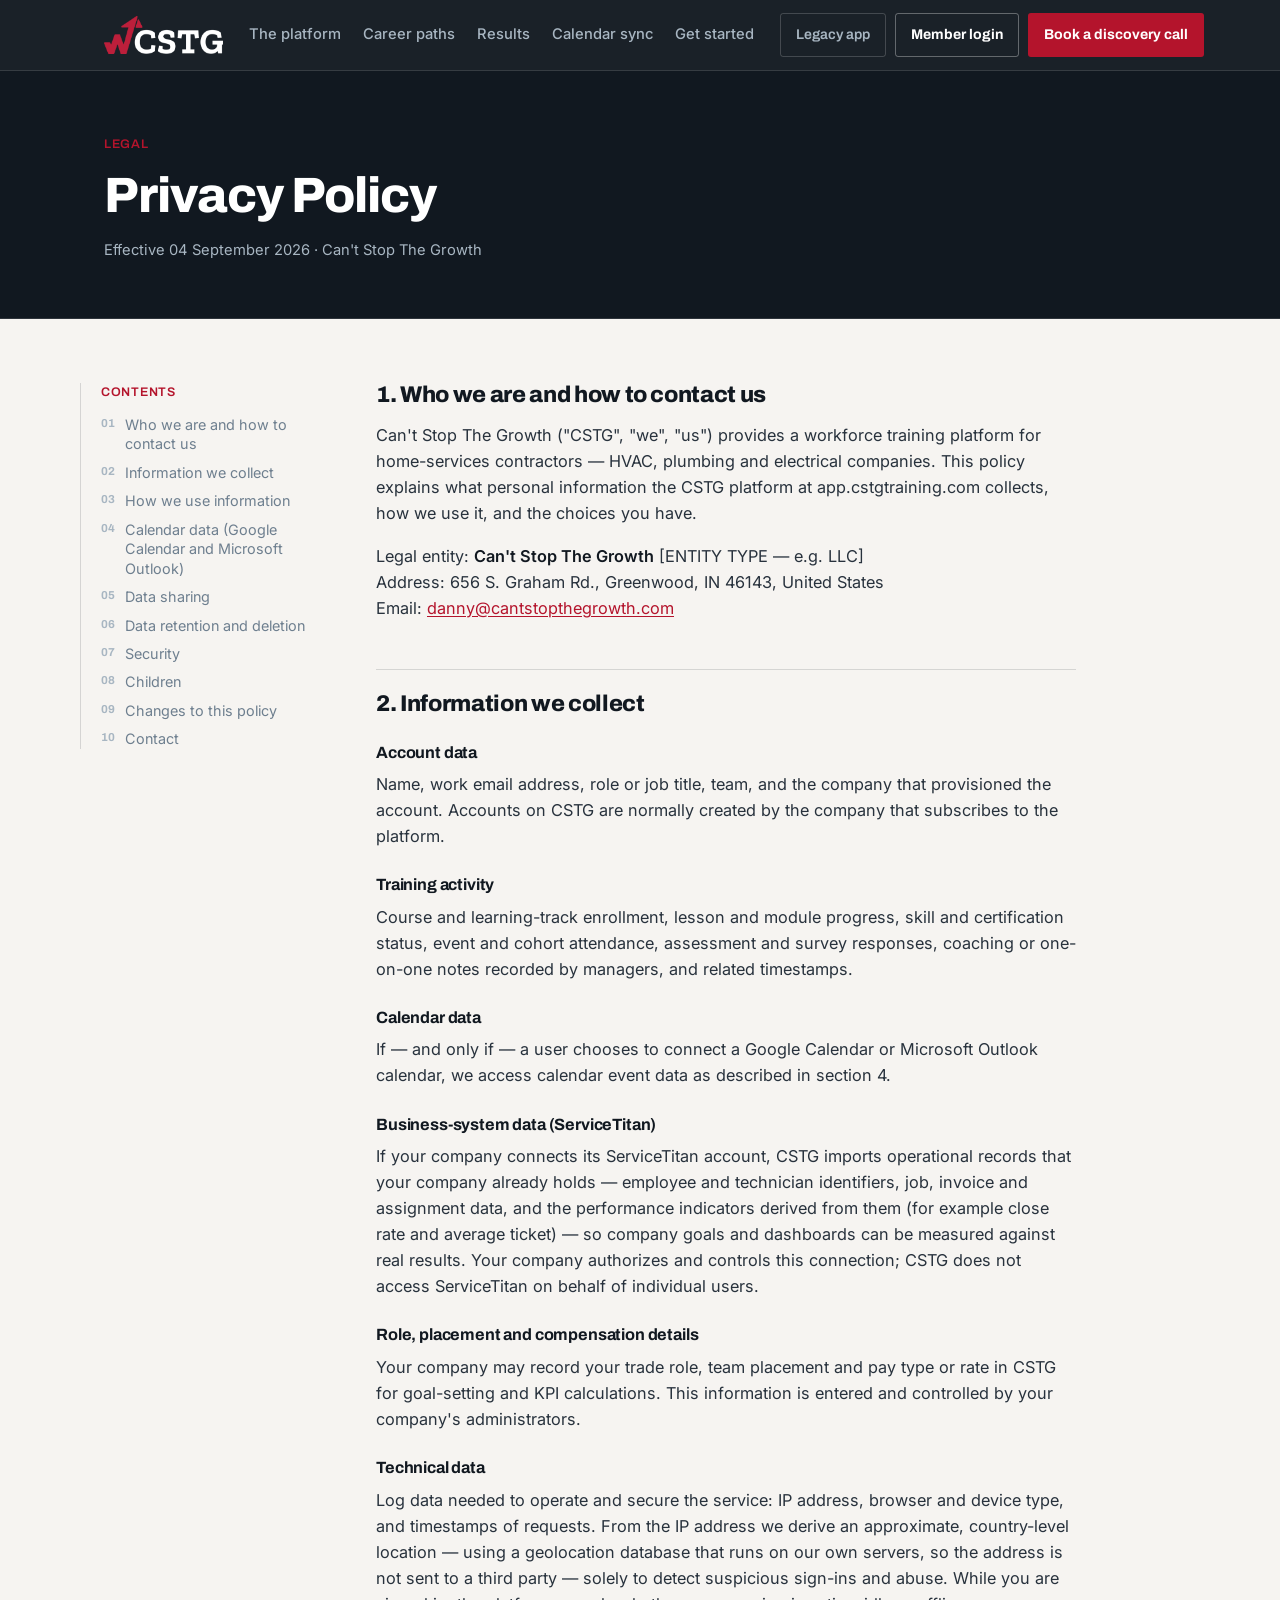
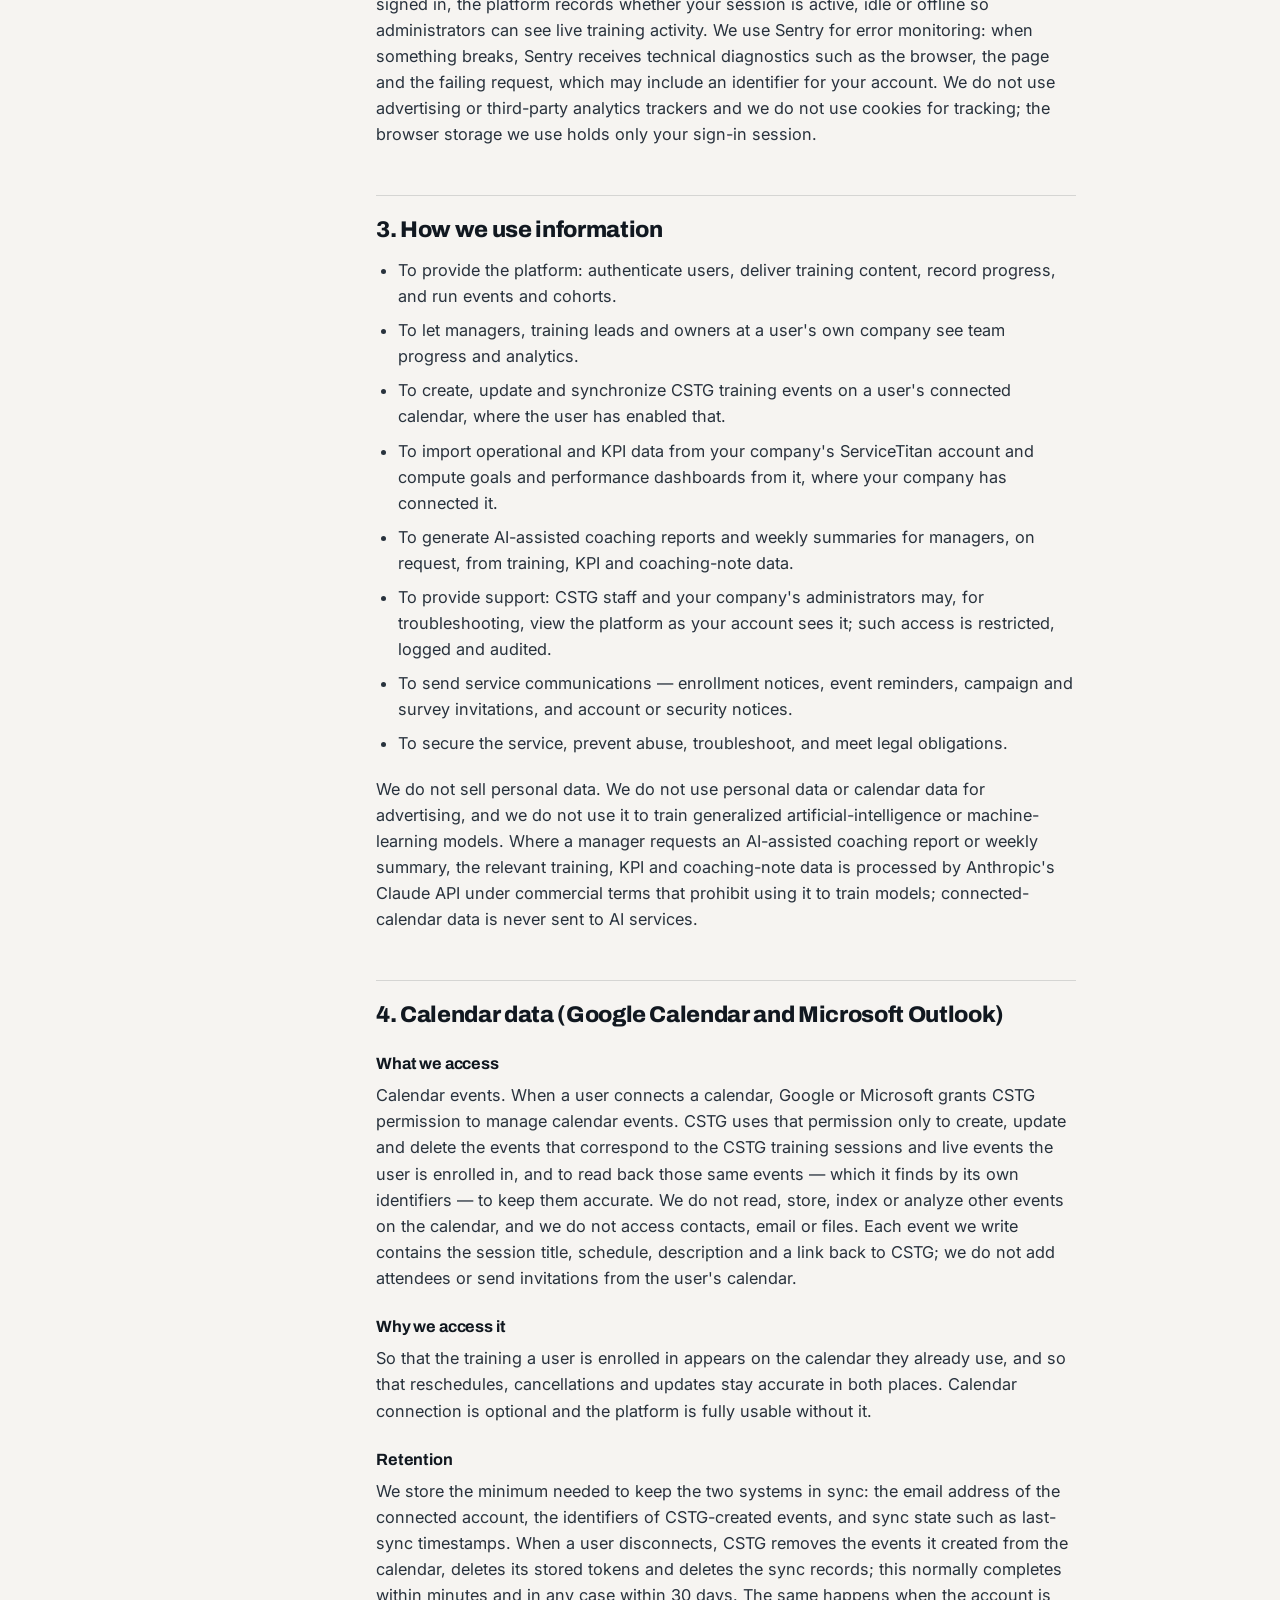
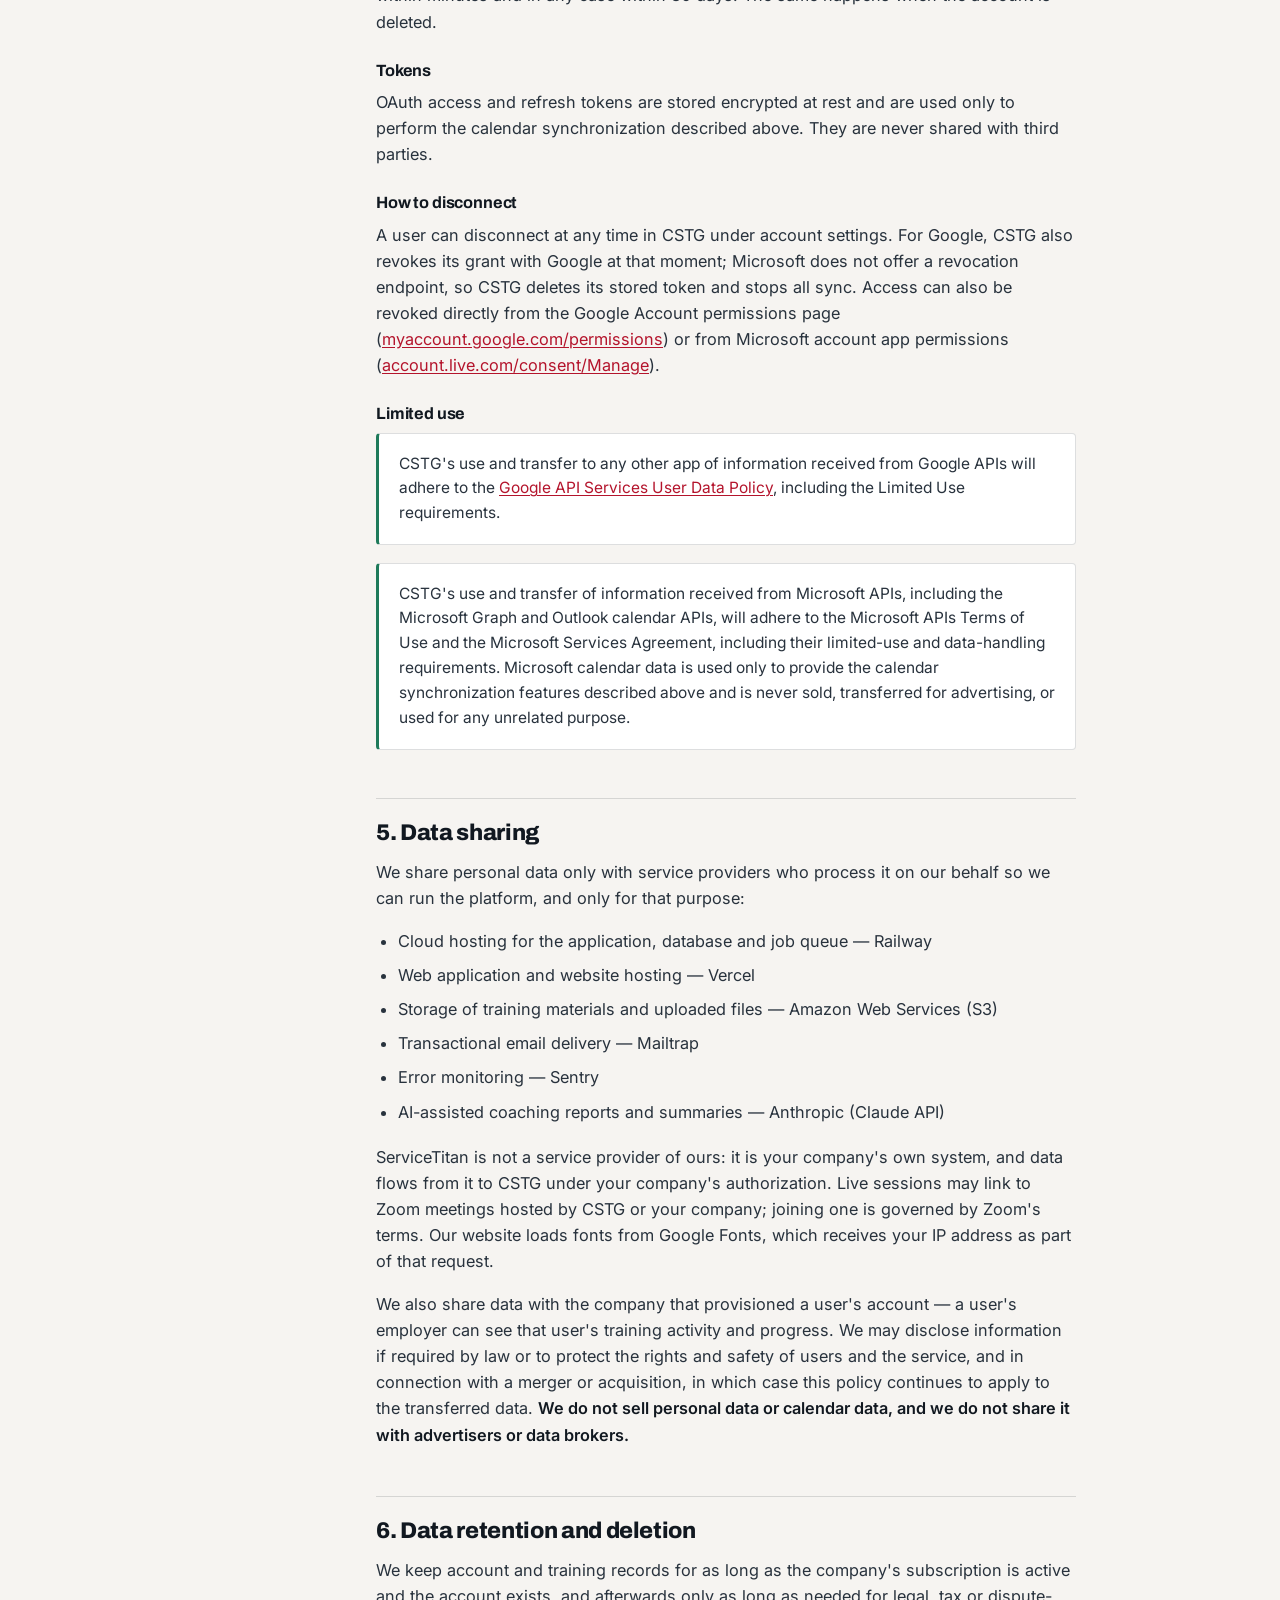
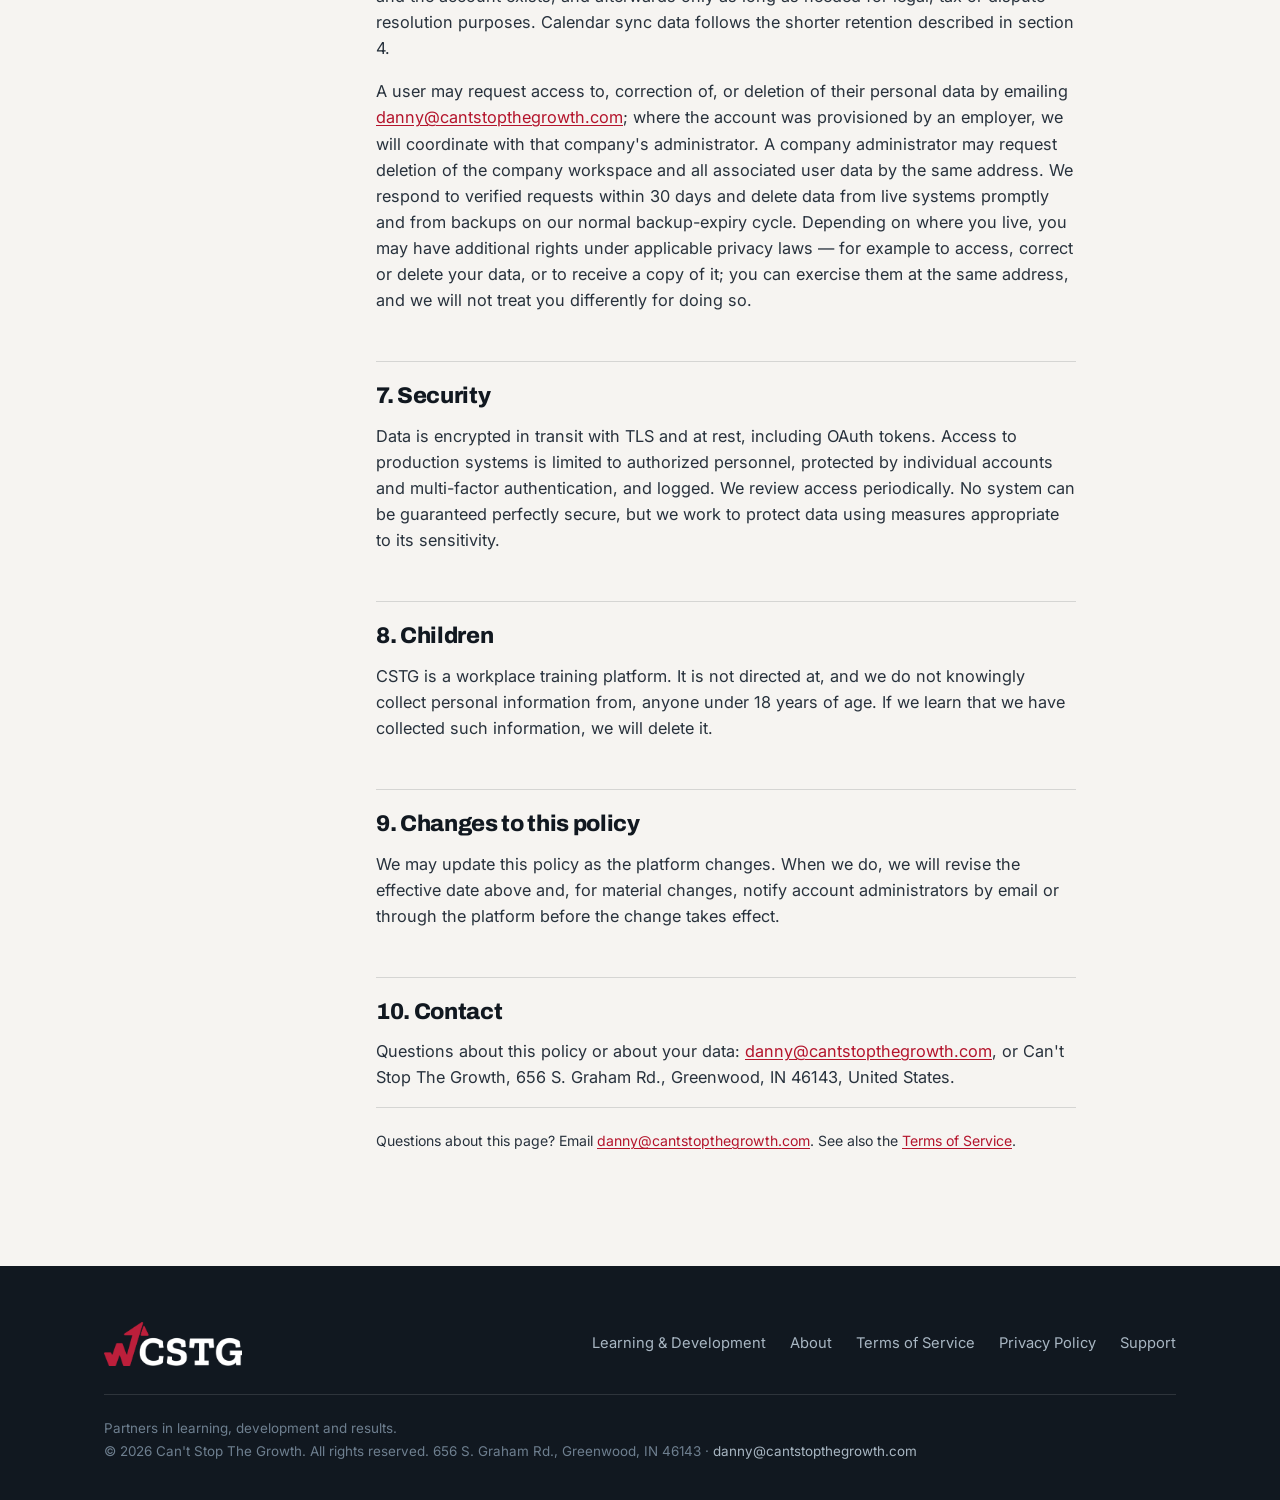
<file: privacy.html>
<!DOCTYPE html>
<html lang="en">
<head>
<meta charset="utf-8">
<meta name="viewport" content="width=device-width, initial-scale=1">
<title>Privacy Policy | Can't Stop The Growth</title>
<meta name="description" content="How Can't Stop The Growth (CSTG) collects, uses and protects personal and calendar data.">
<link rel="canonical" href="https://www.cstgtraining.com/privacy.html">
<meta name="theme-color" content="#111820">
<link rel="icon" href="assets/favicon.ico" sizes="16x16 32x32 48x48">
<link rel="apple-touch-icon" href="assets/apple-touch-icon.png">
<link rel="preconnect" href="https://fonts.googleapis.com">
<link rel="preconnect" href="https://fonts.gstatic.com" crossorigin>
<link href="https://fonts.googleapis.com/css2?family=Archivo:wght@500;600;700;800&family=Inter:wght@400;500;600&display=swap" rel="stylesheet">
<link rel="stylesheet" href="landing.css">
<link rel="stylesheet" href="legal.css">
</head>
<body>
<a class="skip" href="#doc">Skip to content</a>
<header class="site-head">
<div class="wrap nav">
<a class="mark" href="index.html"><img src="assets/cstg-logo-white.png" alt="Can't Stop The Growth" height="120"></a>
<nav class="nav-links" aria-label="Sections">
<a href="index.html#platform">The platform</a>
<a href="index.html#paths">Career paths</a>
<a href="index.html#results">Results</a>
<a href="index.html#calendar">Calendar sync</a>
<a href="index.html#start">Get started</a>
</nav>
<div class="nav-cta">
<!-- TEMPORARY: legacy app link for members still on the previous app. Remove when st.cstgtraining.com is retired. -->
<a class="btn btn-ghost btn-sm btn-legacy" href="https://st.cstgtraining.com/">Legacy app</a>
<a class="btn btn-ghost btn-sm" href="https://app.cstgtraining.com/login">Member login</a>
<a class="btn btn-primary btn-sm" href="https://calendar.google.com/calendar/u/0/appointments/schedules/AcZssZ3KIBhja7t2q7o0VAFUAdRraAuTdai4gCNXGuXQUDwFY0c7RBIhTDw6lv-2hqluCo27wOx4wcfD">Book a discovery call</a>
</div>
<button class="navtoggle" id="navToggle" aria-expanded="false" aria-controls="mobileMenu" aria-label="Menu"><span></span></button>
<div class="mobile-menu" id="mobileMenu">
<nav aria-label="Sections">
<a href="index.html#platform">The platform</a>
<a href="index.html#paths">Career paths</a>
<a href="index.html#results">Results</a>
<a href="index.html#calendar">Calendar sync</a>
<a href="index.html#start">Get started</a>
</nav>
<div class="mm-btns">
<a class="btn btn-primary" href="https://calendar.google.com/calendar/u/0/appointments/schedules/AcZssZ3KIBhja7t2q7o0VAFUAdRraAuTdai4gCNXGuXQUDwFY0c7RBIhTDw6lv-2hqluCo27wOx4wcfD">Book a discovery call</a>
<a class="btn btn-ghost" href="https://app.cstgtraining.com/login">Member login</a>
<!-- TEMPORARY -->
<a class="btn btn-ghost btn-legacy" href="https://st.cstgtraining.com/">Legacy app</a>
</div>
</div>
</div>
</header>
<main>
<section class="legal-head">
<div class="wrap">
<p class="eyebrow">Legal</p>
<h1>Privacy Policy</h1>
<p class="meta">Effective 04 September 2026 · Can't Stop The Growth</p>
</div>
</section>
<div class="wrap legal-wrap" id="doc">
<div class="toc"><b class="eyebrow">Contents</b>
<ol>
<li><a href="#who">Who we are and how to contact us</a></li>
<li><a href="#collect">Information we collect</a></li>
<li><a href="#use">How we use information</a></li>
<li><a href="#calendar">Calendar data (Google Calendar and Microsoft Outlook)</a></li>
<li><a href="#sharing">Data sharing</a></li>
<li><a href="#retention">Data retention and deletion</a></li>
<li><a href="#security">Security</a></li>
<li><a href="#children">Children</a></li>
<li><a href="#changes">Changes to this policy</a></li>
<li><a href="#contact">Contact</a></li>
</ol></div>
<article class="legal">
<h2 id="who">1. Who we are and how to contact us</h2>
<p>Can't Stop The Growth ("CSTG", "we", "us") provides a workforce training platform for home-services contractors — HVAC, plumbing and electrical companies. This policy explains what personal information the CSTG platform at app.cstgtraining.com collects, how we use it, and the choices you have.</p>
<p>Legal entity: <b>Can't Stop The Growth</b> [ENTITY TYPE — e.g. LLC]<br />
Address: 656 S. Graham Rd., Greenwood, IN 46143, United States<br />
Email: <a href="mailto:danny@cantstopthegrowth.com">danny@cantstopthegrowth.com</a></p>

<h2 id="collect">2. Information we collect</h2>
<h3>Account data</h3>
<p>Name, work email address, role or job title, team, and the company that provisioned the account. Accounts on CSTG are normally created by the company that subscribes to the platform.</p>
<h3>Training activity</h3>
<p>Course and learning-track enrollment, lesson and module progress, skill and certification status, event and cohort attendance, assessment and survey responses, coaching or one-on-one notes recorded by managers, and related timestamps.</p>
<h3>Calendar data</h3>
<p>If — and only if — a user chooses to connect a Google Calendar or Microsoft Outlook calendar, we access calendar event data as described in section 4.</p>
<h3>Business-system data (ServiceTitan)</h3>
<p>If your company connects its ServiceTitan account, CSTG imports operational records that your company already holds — employee and technician identifiers, job, invoice and assignment data, and the performance indicators derived from them (for example close rate and average ticket) — so company goals and dashboards can be measured against real results. Your company authorizes and controls this connection; CSTG does not access ServiceTitan on behalf of individual users.</p>
<h3>Role, placement and compensation details</h3>
<p>Your company may record your trade role, team placement and pay type or rate in CSTG for goal-setting and KPI calculations. This information is entered and controlled by your company's administrators.</p>
<h3>Technical data</h3>
<p>Log data needed to operate and secure the service: IP address, browser and device type, and timestamps of requests. From the IP address we derive an approximate, country-level location — using a geolocation database that runs on our own servers, so the address is not sent to a third party — solely to detect suspicious sign-ins and abuse. While you are signed in, the platform records whether your session is active, idle or offline so administrators can see live training activity. We use Sentry for error monitoring: when something breaks, Sentry receives technical diagnostics such as the browser, the page and the failing request, which may include an identifier for your account. We do not use advertising or third-party analytics trackers and we do not use cookies for tracking; the browser storage we use holds only your sign-in session.</p>

<h2 id="use">3. How we use information</h2>
<ul>
<li>To provide the platform: authenticate users, deliver training content, record progress, and run events and cohorts.</li>
<li>To let managers, training leads and owners at a user's own company see team progress and analytics.</li>
<li>To create, update and synchronize CSTG training events on a user's connected calendar, where the user has enabled that.</li>
<li>To import operational and KPI data from your company's ServiceTitan account and compute goals and performance dashboards from it, where your company has connected it.</li>
<li>To generate AI-assisted coaching reports and weekly summaries for managers, on request, from training, KPI and coaching-note data.</li>
<li>To provide support: CSTG staff and your company's administrators may, for troubleshooting, view the platform as your account sees it; such access is restricted, logged and audited.</li>
<li>To send service communications — enrollment notices, event reminders, campaign and survey invitations, and account or security notices.</li>
<li>To secure the service, prevent abuse, troubleshoot, and meet legal obligations.</li>
</ul>
<p>We do not sell personal data. We do not use personal data or calendar data for advertising, and we do not use it to train generalized artificial-intelligence or machine-learning models. Where a manager requests an AI-assisted coaching report or weekly summary, the relevant training, KPI and coaching-note data is processed by Anthropic's Claude API under commercial terms that prohibit using it to train models; connected-calendar data is never sent to AI services.</p>

<h2 id="calendar">4. Calendar data (Google Calendar and Microsoft Outlook)</h2>
<h3>What we access</h3>
<p>Calendar events. When a user connects a calendar, Google or Microsoft grants CSTG permission to manage calendar events. CSTG uses that permission only to create, update and delete the events that correspond to the CSTG training sessions and live events the user is enrolled in, and to read back those same events — which it finds by its own identifiers — to keep them accurate. We do not read, store, index or analyze other events on the calendar, and we do not access contacts, email or files. Each event we write contains the session title, schedule, description and a link back to CSTG; we do not add attendees or send invitations from the user's calendar.</p>
<h3>Why we access it</h3>
<p>So that the training a user is enrolled in appears on the calendar they already use, and so that reschedules, cancellations and updates stay accurate in both places. Calendar connection is optional and the platform is fully usable without it.</p>
<h3>Retention</h3>
<p>We store the minimum needed to keep the two systems in sync: the email address of the connected account, the identifiers of CSTG-created events, and sync state such as last-sync timestamps. When a user disconnects, CSTG removes the events it created from the calendar, deletes its stored tokens and deletes the sync records; this normally completes within minutes and in any case within 30 days. The same happens when the account is deleted.</p>
<h3>Tokens</h3>
<p>OAuth access and refresh tokens are stored encrypted at rest and are used only to perform the calendar synchronization described above. They are never shared with third parties.</p>
<h3>How to disconnect</h3>
<p>A user can disconnect at any time in CSTG under account settings. For Google, CSTG also revokes its grant with Google at that moment; Microsoft does not offer a revocation endpoint, so CSTG deletes its stored token and stops all sync. Access can also be revoked directly from the Google Account permissions page (<a href="https://myaccount.google.com/permissions">myaccount.google.com/permissions</a>) or from Microsoft account app permissions (<a href="https://account.live.com/consent/Manage">account.live.com/consent/Manage</a>).</p>
<h3>Limited use</h3>
<p class="quote">CSTG's use and transfer to any other app of information received from Google APIs will adhere to the <a href="https://developers.google.com/terms/api-services-user-data-policy">Google API Services User Data Policy</a>, including the Limited Use requirements.</p>
<p class="quote">CSTG's use and transfer of information received from Microsoft APIs, including the Microsoft Graph and Outlook calendar APIs, will adhere to the Microsoft APIs Terms of Use and the Microsoft Services Agreement, including their limited-use and data-handling requirements. Microsoft calendar data is used only to provide the calendar synchronization features described above and is never sold, transferred for advertising, or used for any unrelated purpose.</p>

<h2 id="sharing">5. Data sharing</h2>
<p>We share personal data only with service providers who process it on our behalf so we can run the platform, and only for that purpose:</p>
<ul>
<li>Cloud hosting for the application, database and job queue — Railway</li>
<li>Web application and website hosting — Vercel</li>
<li>Storage of training materials and uploaded files — Amazon Web Services (S3)</li>
<li>Transactional email delivery — Mailtrap</li>
<li>Error monitoring — Sentry</li>
<li>AI-assisted coaching reports and summaries — Anthropic (Claude API)</li>
</ul>
<p>ServiceTitan is not a service provider of ours: it is your company's own system, and data flows from it to CSTG under your company's authorization. Live sessions may link to Zoom meetings hosted by CSTG or your company; joining one is governed by Zoom's terms. Our website loads fonts from Google Fonts, which receives your IP address as part of that request.</p>
<p>We also share data with the company that provisioned a user's account — a user's employer can see that user's training activity and progress. We may disclose information if required by law or to protect the rights and safety of users and the service, and in connection with a merger or acquisition, in which case this policy continues to apply to the transferred data. <b>We do not sell personal data or calendar data, and we do not share it with advertisers or data brokers.</b></p>

<h2 id="retention">6. Data retention and deletion</h2>
<p>We keep account and training records for as long as the company's subscription is active and the account exists, and afterwards only as long as needed for legal, tax or dispute-resolution purposes. Calendar sync data follows the shorter retention described in section 4.</p>
<p>A user may request access to, correction of, or deletion of their personal data by emailing <a href="mailto:danny@cantstopthegrowth.com">danny@cantstopthegrowth.com</a>; where the account was provisioned by an employer, we will coordinate with that company's administrator. A company administrator may request deletion of the company workspace and all associated user data by the same address. We respond to verified requests within 30 days and delete data from live systems promptly and from backups on our normal backup-expiry cycle. Depending on where you live, you may have additional rights under applicable privacy laws — for example to access, correct or delete your data, or to receive a copy of it; you can exercise them at the same address, and we will not treat you differently for doing so.</p>

<h2 id="security">7. Security</h2>
<p>Data is encrypted in transit with TLS and at rest, including OAuth tokens. Access to production systems is limited to authorized personnel, protected by individual accounts and multi-factor authentication, and logged. We review access periodically. No system can be guaranteed perfectly secure, but we work to protect data using measures appropriate to its sensitivity.</p>

<h2 id="children">8. Children</h2>
<p>CSTG is a workplace training platform. It is not directed at, and we do not knowingly collect personal information from, anyone under 18 years of age. If we learn that we have collected such information, we will delete it.</p>

<h2 id="changes">9. Changes to this policy</h2>
<p>We may update this policy as the platform changes. When we do, we will revise the effective date above and, for material changes, notify account administrators by email or through the platform before the change takes effect.</p>

<h2 id="contact">10. Contact</h2>
<p>Questions about this policy or about your data: <a href="mailto:danny@cantstopthegrowth.com">danny@cantstopthegrowth.com</a>, or Can't Stop The Growth, 656 S. Graham Rd., Greenwood, IN 46143, United States.</p>
<p class="legal-end">Questions about this page? Email <a href="mailto:danny@cantstopthegrowth.com">danny@cantstopthegrowth.com</a>. See also the <a href="terms.html">Terms of Service</a>.</p>
</article>
</div>
</main>
<footer class="site-foot">
<div class="wrap">
<div class="foot-top">
<a class="mark" href="index.html"><img src="assets/cstg-logo-white.png" alt="Can't Stop The Growth" height="120"></a>
<div class="foot-links">
<a href="https://cantstopthegrowth.com/learning-development/">Learning &amp; Development</a>
<a href="https://cantstopthegrowth.com/about/">About</a>
<a href="terms.html">Terms of Service</a>
<a href="privacy.html">Privacy Policy</a>
<a href="mailto:danny@cantstopthegrowth.com">Support</a>
</div>
</div>
<div class="foot-bot">
Partners in learning, development and results.<br>
&copy; 2026 Can't Stop The Growth. All rights reserved. 656 S. Graham Rd., Greenwood, IN 46143 &middot; <a href="mailto:danny@cantstopthegrowth.com">danny@cantstopthegrowth.com</a>
</div>
</div>
</footer>
<script src="motion.js"></script>
</body>
</html>
</file>
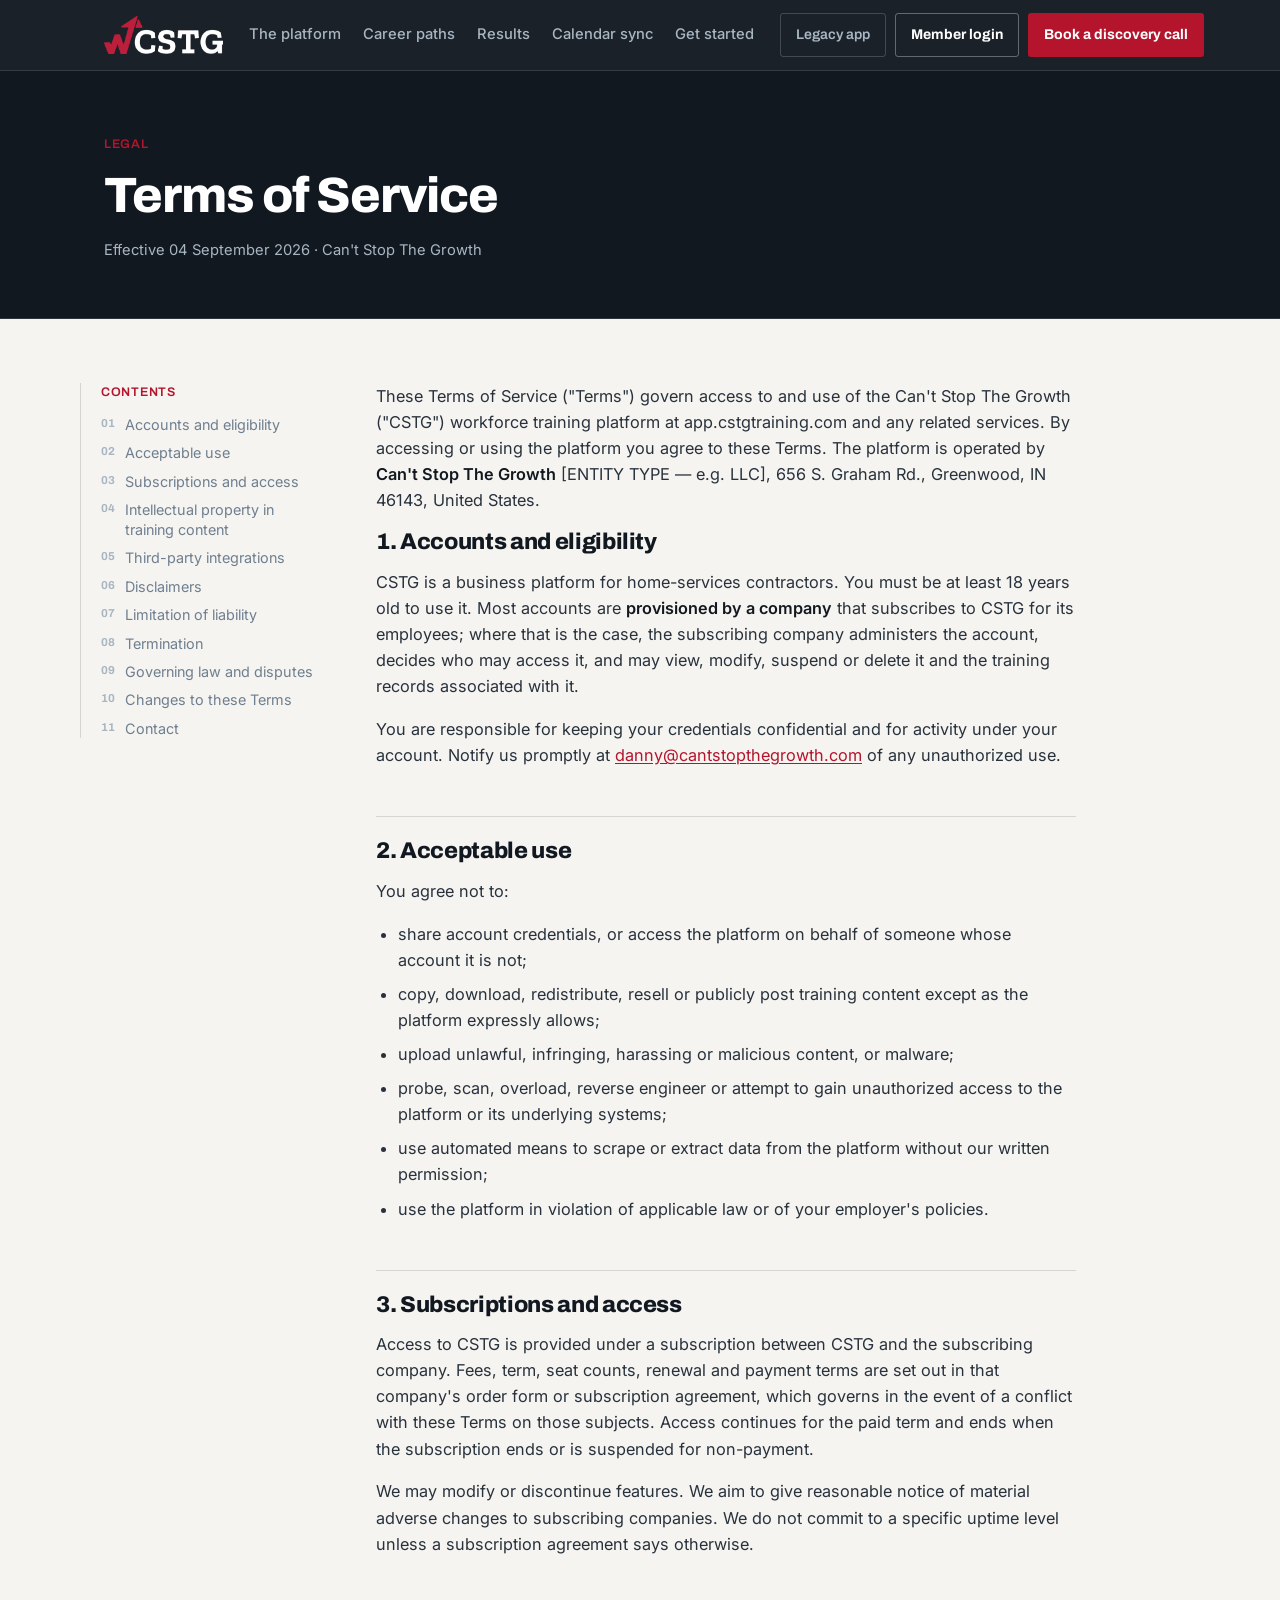
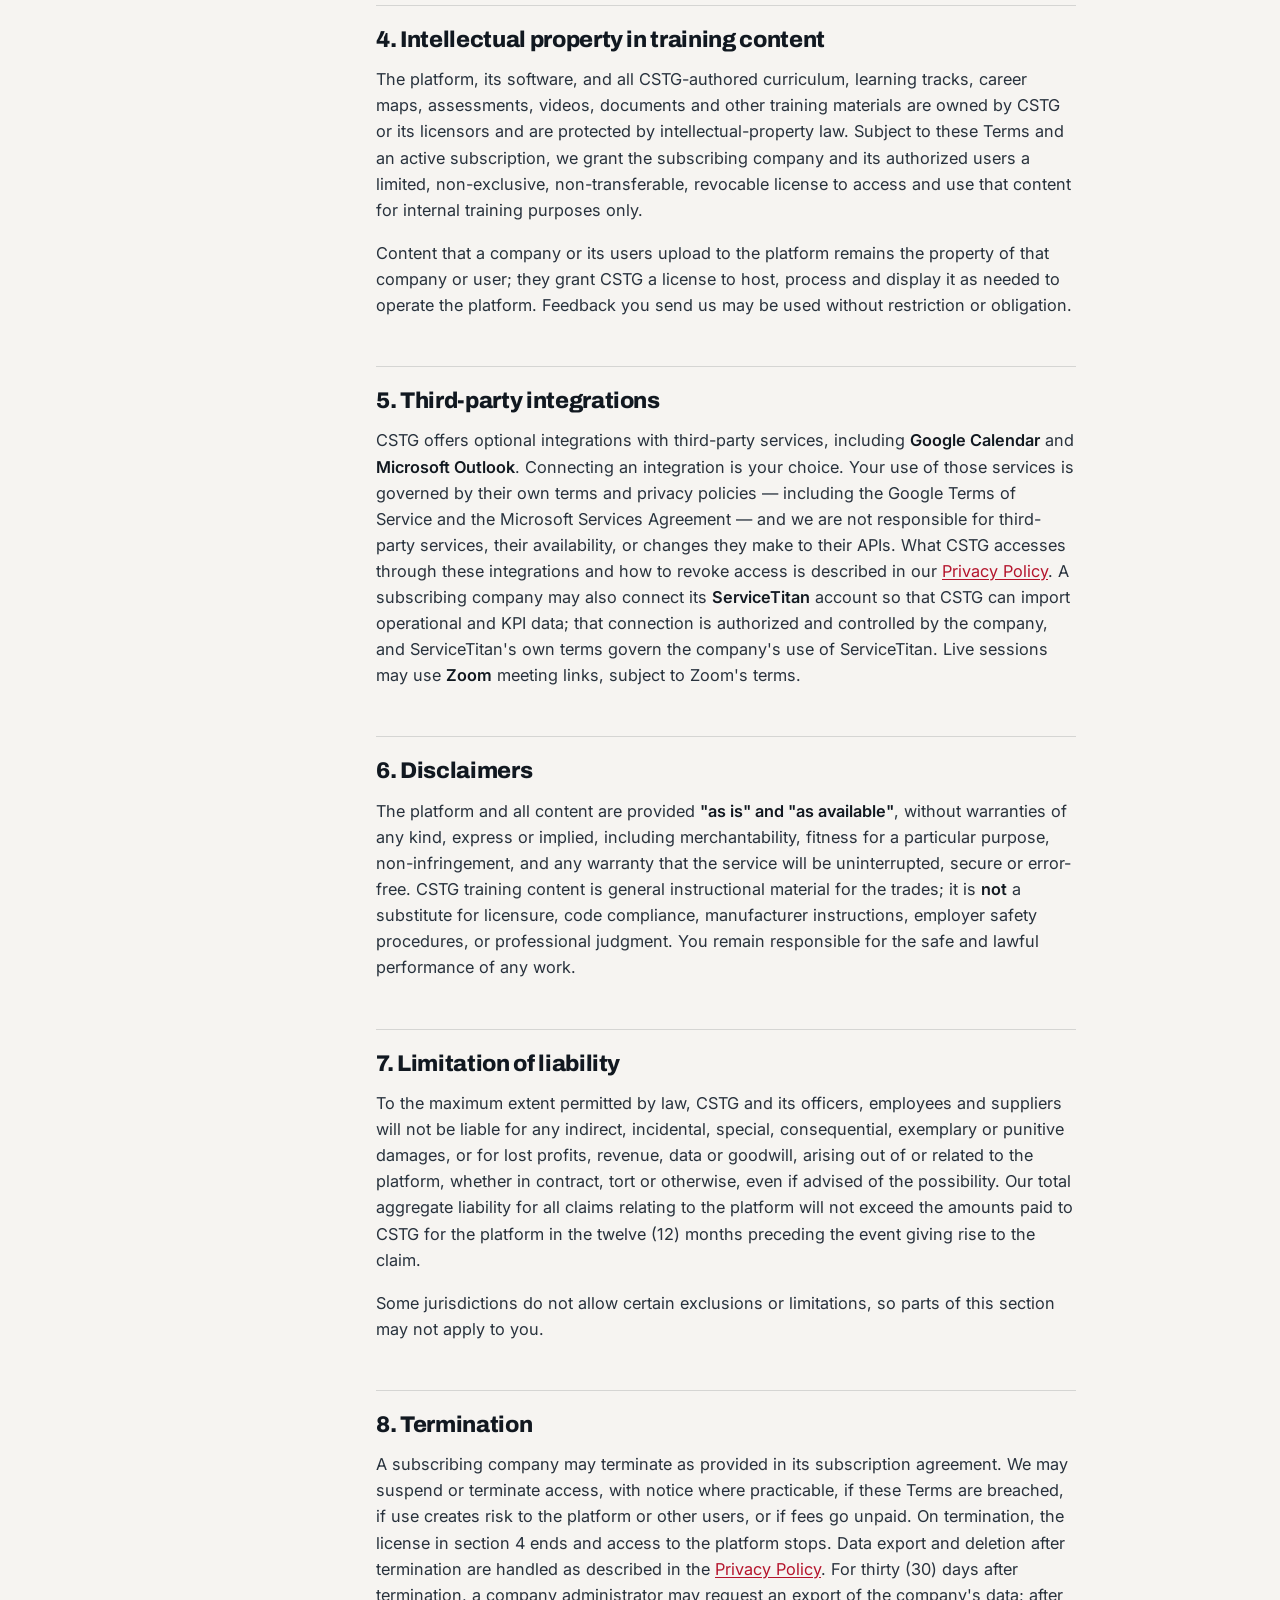
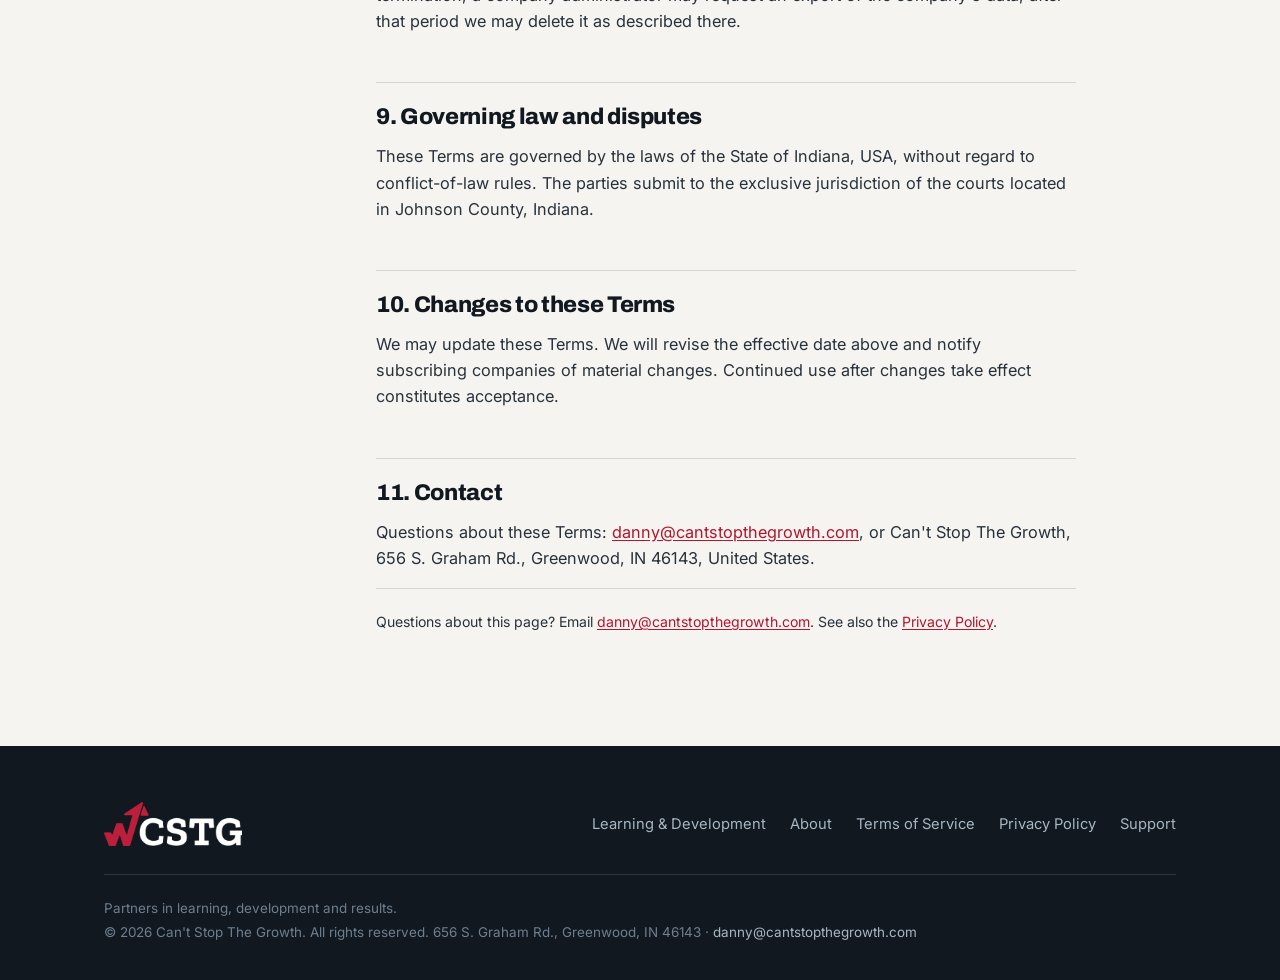
<file: terms.html>
<!DOCTYPE html>
<html lang="en">
<head>
<meta charset="utf-8">
<meta name="viewport" content="width=device-width, initial-scale=1">
<title>Terms of Service | Can't Stop The Growth</title>
<meta name="description" content="The terms governing use of the Can't Stop The Growth (CSTG) workforce training platform.">
<link rel="canonical" href="https://www.cstgtraining.com/terms.html">
<meta name="theme-color" content="#111820">
<link rel="icon" href="assets/favicon.ico" sizes="16x16 32x32 48x48">
<link rel="apple-touch-icon" href="assets/apple-touch-icon.png">
<link rel="preconnect" href="https://fonts.googleapis.com">
<link rel="preconnect" href="https://fonts.gstatic.com" crossorigin>
<link href="https://fonts.googleapis.com/css2?family=Archivo:wght@500;600;700;800&family=Inter:wght@400;500;600&display=swap" rel="stylesheet">
<link rel="stylesheet" href="landing.css">
<link rel="stylesheet" href="legal.css">
</head>
<body>
<a class="skip" href="#doc">Skip to content</a>
<header class="site-head">
<div class="wrap nav">
<a class="mark" href="index.html"><img src="assets/cstg-logo-white.png" alt="Can't Stop The Growth" height="120"></a>
<nav class="nav-links" aria-label="Sections">
<a href="index.html#platform">The platform</a>
<a href="index.html#paths">Career paths</a>
<a href="index.html#results">Results</a>
<a href="index.html#calendar">Calendar sync</a>
<a href="index.html#start">Get started</a>
</nav>
<div class="nav-cta">
<!-- TEMPORARY: legacy app link for members still on the previous app. Remove when st.cstgtraining.com is retired. -->
<a class="btn btn-ghost btn-sm btn-legacy" href="https://st.cstgtraining.com/">Legacy app</a>
<a class="btn btn-ghost btn-sm" href="https://app.cstgtraining.com/login">Member login</a>
<a class="btn btn-primary btn-sm" href="https://calendar.google.com/calendar/u/0/appointments/schedules/AcZssZ3KIBhja7t2q7o0VAFUAdRraAuTdai4gCNXGuXQUDwFY0c7RBIhTDw6lv-2hqluCo27wOx4wcfD">Book a discovery call</a>
</div>
<button class="navtoggle" id="navToggle" aria-expanded="false" aria-controls="mobileMenu" aria-label="Menu"><span></span></button>
<div class="mobile-menu" id="mobileMenu">
<nav aria-label="Sections">
<a href="index.html#platform">The platform</a>
<a href="index.html#paths">Career paths</a>
<a href="index.html#results">Results</a>
<a href="index.html#calendar">Calendar sync</a>
<a href="index.html#start">Get started</a>
</nav>
<div class="mm-btns">
<a class="btn btn-primary" href="https://calendar.google.com/calendar/u/0/appointments/schedules/AcZssZ3KIBhja7t2q7o0VAFUAdRraAuTdai4gCNXGuXQUDwFY0c7RBIhTDw6lv-2hqluCo27wOx4wcfD">Book a discovery call</a>
<a class="btn btn-ghost" href="https://app.cstgtraining.com/login">Member login</a>
<!-- TEMPORARY -->
<a class="btn btn-ghost btn-legacy" href="https://st.cstgtraining.com/">Legacy app</a>
</div>
</div>
</div>
</header>
<main>
<section class="legal-head">
<div class="wrap">
<p class="eyebrow">Legal</p>
<h1>Terms of Service</h1>
<p class="meta">Effective 04 September 2026 · Can't Stop The Growth</p>
</div>
</section>
<div class="wrap legal-wrap" id="doc">
<div class="toc"><b class="eyebrow">Contents</b>
<ol>
<li><a href="#accounts-and-eligibility">Accounts and eligibility</a></li>
<li><a href="#acceptable-use">Acceptable use</a></li>
<li><a href="#subscriptions-and-access">Subscriptions and access</a></li>
<li><a href="#intellectual-property-in-training-conten">Intellectual property in training content</a></li>
<li><a href="#third-party-integrations">Third-party integrations</a></li>
<li><a href="#disclaimers">Disclaimers</a></li>
<li><a href="#limitation-of-liability">Limitation of liability</a></li>
<li><a href="#termination">Termination</a></li>
<li><a href="#governing-law-and-disputes">Governing law and disputes</a></li>
<li><a href="#changes-to-these-terms">Changes to these Terms</a></li>
<li><a href="#contact">Contact</a></li>
</ol></div>
<article class="legal">
<p>These Terms of Service ("Terms") govern access to and use of the Can't Stop The Growth ("CSTG") workforce training platform at app.cstgtraining.com and any related services. By accessing or using the platform you agree to these Terms. The platform is operated by <b>Can't Stop The Growth</b> [ENTITY TYPE — e.g. LLC], 656 S. Graham Rd., Greenwood, IN 46143, United States.</p>

<h2 id="accounts-and-eligibility">1. Accounts and eligibility</h2>
<p>CSTG is a business platform for home-services contractors. You must be at least 18 years old to use it. Most accounts are <b>provisioned by a company</b> that subscribes to CSTG for its employees; where that is the case, the subscribing company administers the account, decides who may access it, and may view, modify, suspend or delete it and the training records associated with it.</p>
<p>You are responsible for keeping your credentials confidential and for activity under your account. Notify us promptly at <a href="mailto:danny@cantstopthegrowth.com">danny@cantstopthegrowth.com</a> of any unauthorized use.</p>

<h2 id="acceptable-use">2. Acceptable use</h2>
<p>You agree not to:</p>
<ul>
<li>share account credentials, or access the platform on behalf of someone whose account it is not;</li>
<li>copy, download, redistribute, resell or publicly post training content except as the platform expressly allows;</li>
<li>upload unlawful, infringing, harassing or malicious content, or malware;</li>
<li>probe, scan, overload, reverse engineer or attempt to gain unauthorized access to the platform or its underlying systems;</li>
<li>use automated means to scrape or extract data from the platform without our written permission;</li>
<li>use the platform in violation of applicable law or of your employer's policies.</li>
</ul>

<h2 id="subscriptions-and-access">3. Subscriptions and access</h2>
<p>Access to CSTG is provided under a subscription between CSTG and the subscribing company. Fees, term, seat counts, renewal and payment terms are set out in that company's order form or subscription agreement, which governs in the event of a conflict with these Terms on those subjects. Access continues for the paid term and ends when the subscription ends or is suspended for non-payment.</p>
<p>We may modify or discontinue features. We aim to give reasonable notice of material adverse changes to subscribing companies. We do not commit to a specific uptime level unless a subscription agreement says otherwise.</p>

<h2 id="intellectual-property-in-training-conten">4. Intellectual property in training content</h2>
<p>The platform, its software, and all CSTG-authored curriculum, learning tracks, career maps, assessments, videos, documents and other training materials are owned by CSTG or its licensors and are protected by intellectual-property law. Subject to these Terms and an active subscription, we grant the subscribing company and its authorized users a limited, non-exclusive, non-transferable, revocable license to access and use that content for internal training purposes only.</p>
<p>Content that a company or its users upload to the platform remains the property of that company or user; they grant CSTG a license to host, process and display it as needed to operate the platform. Feedback you send us may be used without restriction or obligation.</p>

<h2 id="third-party-integrations">5. Third-party integrations</h2>
<p>CSTG offers optional integrations with third-party services, including <b>Google Calendar</b> and <b>Microsoft Outlook</b>. Connecting an integration is your choice. Your use of those services is governed by their own terms and privacy policies — including the Google Terms of Service and the Microsoft Services Agreement — and we are not responsible for third-party services, their availability, or changes they make to their APIs. What CSTG accesses through these integrations and how to revoke access is described in our <a href="privacy.html#calendar">Privacy Policy</a>. A subscribing company may also connect its <b>ServiceTitan</b> account so that CSTG can import operational and KPI data; that connection is authorized and controlled by the company, and ServiceTitan's own terms govern the company's use of ServiceTitan. Live sessions may use <b>Zoom</b> meeting links, subject to Zoom's terms.</p>

<h2 id="disclaimers">6. Disclaimers</h2>
<p>The platform and all content are provided <b>"as is" and "as available"</b>, without warranties of any kind, express or implied, including merchantability, fitness for a particular purpose, non-infringement, and any warranty that the service will be uninterrupted, secure or error-free. CSTG training content is general instructional material for the trades; it is <b>not</b> a substitute for licensure, code compliance, manufacturer instructions, employer safety procedures, or professional judgment. You remain responsible for the safe and lawful performance of any work.</p>

<h2 id="limitation-of-liability">7. Limitation of liability</h2>
<p>To the maximum extent permitted by law, CSTG and its officers, employees and suppliers will not be liable for any indirect, incidental, special, consequential, exemplary or punitive damages, or for lost profits, revenue, data or goodwill, arising out of or related to the platform, whether in contract, tort or otherwise, even if advised of the possibility. Our total aggregate liability for all claims relating to the platform will not exceed the amounts paid to CSTG for the platform in the twelve (12) months preceding the event giving rise to the claim.</p>
<p>Some jurisdictions do not allow certain exclusions or limitations, so parts of this section may not apply to you.</p>

<h2 id="termination">8. Termination</h2>
<p>A subscribing company may terminate as provided in its subscription agreement. We may suspend or terminate access, with notice where practicable, if these Terms are breached, if use creates risk to the platform or other users, or if fees go unpaid. On termination, the license in section 4 ends and access to the platform stops. Data export and deletion after termination are handled as described in the <a href="privacy.html#retention">Privacy Policy</a>. For thirty (30) days after termination, a company administrator may request an export of the company's data; after that period we may delete it as described there.</p>

<h2 id="governing-law-and-disputes">9. Governing law and disputes</h2>
<p>These Terms are governed by the laws of the State of Indiana, USA, without regard to conflict-of-law rules. The parties submit to the exclusive jurisdiction of the courts located in Johnson County, Indiana.</p>

<h2 id="changes-to-these-terms">10. Changes to these Terms</h2>
<p>We may update these Terms. We will revise the effective date above and notify subscribing companies of material changes. Continued use after changes take effect constitutes acceptance.</p>

<h2 id="contact">11. Contact</h2>
<p>Questions about these Terms: <a href="mailto:danny@cantstopthegrowth.com">danny@cantstopthegrowth.com</a>, or Can't Stop The Growth, 656 S. Graham Rd., Greenwood, IN 46143, United States.</p>
<p class="legal-end">Questions about this page? Email <a href="mailto:danny@cantstopthegrowth.com">danny@cantstopthegrowth.com</a>. See also the <a href="privacy.html">Privacy Policy</a>.</p>
</article>
</div>
</main>
<footer class="site-foot">
<div class="wrap">
<div class="foot-top">
<a class="mark" href="index.html"><img src="assets/cstg-logo-white.png" alt="Can't Stop The Growth" height="120"></a>
<div class="foot-links">
<a href="https://cantstopthegrowth.com/learning-development/">Learning &amp; Development</a>
<a href="https://cantstopthegrowth.com/about/">About</a>
<a href="terms.html">Terms of Service</a>
<a href="privacy.html">Privacy Policy</a>
<a href="mailto:danny@cantstopthegrowth.com">Support</a>
</div>
</div>
<div class="foot-bot">
Partners in learning, development and results.<br>
&copy; 2026 Can't Stop The Growth. All rights reserved. 656 S. Graham Rd., Greenwood, IN 46143 &middot; <a href="mailto:danny@cantstopthegrowth.com">danny@cantstopthegrowth.com</a>
</div>
</div>
</footer>
<script src="motion.js"></script>
</body>
</html>
</file>
<file: landing.css>
/* ==========================================================================
   The CSTG Growth Engine — landing.css
   Tokens, layout, components, motion. Brand images live in /assets.
   ========================================================================== */
:root{
  --ink:#111820;--ink-2:#18222E;--ink-3:#1E2A38;
  --crimson:#B4142C;--crimson-dk:#8A0F21;
  --paper:#F6F4F1;--white:#FFFFFF;
  --steel:#6E7F8F;--steel-lt:#A8B6C2;
  --verified:#1E7A5A;--verified-lt:#4FCB9B;--amber:#B4750F;
  --line:rgba(255,255,255,.12);--line-dk:rgba(17,24,32,.14);
  --cat-service:hsl(158,84%,34%);--cat-sales:hsl(32,95%,44%);--cat-lead:hsl(251,60%,58%);
  --cat-office:hsl(211,25%,42%);--cat-install:hsl(357,60%,49%);
  --maxw:1120px;
  /* motion knobs */
  --m-dur:600ms;--m-stagger:70ms;--m-ease:cubic-bezier(.16,.72,.3,1);
}
*{box-sizing:border-box}
html{scroll-behavior:smooth;-webkit-text-size-adjust:100%}
body{margin:0;background:var(--paper);color:var(--ink);font-family:'Inter',-apple-system,BlinkMacSystemFont,'Segoe UI',sans-serif;font-size:17px;line-height:1.6;-webkit-font-smoothing:antialiased}
h1,h2,h3{font-family:'Archivo','Inter',sans-serif;letter-spacing:-.02em;line-height:1.08;margin:0}
h1{font-size:clamp(2.4rem,5.6vw,4.1rem);font-weight:800}
h2{font-size:clamp(1.9rem,3.8vw,2.9rem);font-weight:800}
h3{font-size:1.18rem;font-weight:700;letter-spacing:-.01em;line-height:1.25}
p{margin:0 0 1rem}
a{color:var(--crimson);text-decoration-thickness:1px;text-underline-offset:2px}
a:hover{color:var(--crimson-dk)}
img,svg{max-width:100%}
.wrap{max-width:var(--maxw);margin:0 auto;padding:0 24px}
.section{padding:96px 0}
.section-tight{padding-top:0}
.lede{font-size:clamp(1.05rem,1.6vw,1.22rem);color:var(--steel);max-width:62ch}
.eyebrow{font-family:'Archivo';font-weight:600;font-size:.78rem;letter-spacing:.06em;text-transform:uppercase;color:var(--crimson);margin:0 0 14px}
.dark{background:var(--ink);color:var(--paper)}
.dark h2,.dark h3,.dark strong{color:var(--white)}
.dark .lede{color:var(--steel-lt)}
.dark a{color:var(--verified-lt)}
.white{background:var(--white)}
.rule{height:1px;background:var(--line-dk);border:0;margin:0}
:focus-visible{outline:3px solid var(--crimson);outline-offset:3px}
.dark :focus-visible,.final :focus-visible{outline-color:#fff}
.skip{position:absolute;left:-9999px;top:0;background:#fff;color:var(--ink);padding:12px 18px;z-index:99}
.skip:focus{left:8px;top:8px}

/* ---------- buttons ---------- */
.btn{display:inline-flex;align-items:center;justify-content:center;gap:8px;white-space:nowrap;font-family:'Archivo';font-weight:700;font-size:.95rem;padding:13px 22px;border-radius:3px;text-decoration:none;border:1.5px solid transparent;cursor:pointer;min-height:46px;transition:background .18s,border-color .18s,color .18s,transform .18s}
.btn:active{transform:translateY(1px)}
.btn-primary{background:var(--crimson);color:#fff}
.btn-primary:hover{background:var(--crimson-dk);color:#fff}
.btn-ghost{border-color:rgba(255,255,255,.32);color:var(--white)}
.btn-ghost:hover{border-color:var(--white);color:var(--white);background:rgba(255,255,255,.06)}
.btn-outline-dark{border-color:var(--line-dk);color:var(--ink);background:transparent}
.btn-outline-dark:hover{border-color:var(--ink);color:var(--ink);background:rgba(17,24,32,.04)}
.btn-sm{padding:10px 15px;font-size:.88rem;min-height:40px}
.btn-row{display:flex;gap:12px;flex-wrap:wrap;margin-top:32px}

/* ---------- header ---------- */
.site-head{position:sticky;top:0;z-index:60;background:rgba(17,24,32,.96);backdrop-filter:blur(10px);border-bottom:1px solid var(--line);color:var(--paper)}
.nav{display:flex;align-items:center;gap:26px;height:70px}
.mark{display:flex;align-items:center;color:var(--white);text-decoration:none;white-space:nowrap;flex:none}
.mark img{height:38px;width:auto;display:block}
.site-foot .mark img{height:44px}
.nav-links{display:flex;gap:22px;margin-left:auto;font-size:.92rem;font-weight:500}
.nav-links a{color:var(--steel-lt);text-decoration:none;position:relative;padding:4px 0;white-space:nowrap}
.nav-links a:after{content:"";position:absolute;left:0;right:0;bottom:0;height:1.5px;background:var(--crimson);transform:scaleX(0);transform-origin:left;transition:transform .22s var(--m-ease)}
.nav-links a:hover,.nav-links a:focus-visible{color:var(--white)}
.nav-links a:hover:after{transform:scaleX(1)}
.nav-cta{display:flex;gap:9px;align-items:center}
.nav-cta .btn-legacy{border-color:rgba(255,255,255,.18);color:var(--steel-lt);font-weight:600}
.nav-cta .btn-legacy:hover{color:#fff;border-color:rgba(255,255,255,.4)}
.navtoggle{display:none;margin-left:auto;width:46px;height:46px;align-items:center;justify-content:center;background:transparent;border:1.5px solid rgba(255,255,255,.24);border-radius:3px;color:#fff;cursor:pointer}
.navtoggle span,.navtoggle span:before,.navtoggle span:after{display:block;width:18px;height:1.5px;background:#fff;content:"";position:relative;transition:transform .2s var(--m-ease),opacity .2s}
.navtoggle span:before{position:absolute;top:-6px}
.navtoggle span:after{position:absolute;top:6px}
.navtoggle[aria-expanded="true"] span{transform:rotate(45deg)}
.navtoggle[aria-expanded="true"] span:before{opacity:0}
.navtoggle[aria-expanded="true"] span:after{transform:rotate(-90deg) translateX(6px)}
.mobile-menu{display:none}

/* ---------- hero ---------- */
.hero{background:var(--ink);color:var(--paper);padding:92px 0 100px;position:relative;overflow:hidden}
.hero:after{content:"";position:absolute;right:-160px;top:-140px;width:560px;height:560px;background:radial-gradient(circle,rgba(180,20,44,.24),transparent 62%);pointer-events:none}
.hero-mark{position:absolute;right:-3%;top:-8%;width:min(56vw,620px);height:auto;opacity:0;transform:translateY(36px) rotate(-3deg);pointer-events:none;user-select:none;z-index:0;animation:markIn 1.3s var(--m-ease) .25s forwards}
@keyframes markIn{to{opacity:.075;transform:none}}
.hero-grid{display:grid;grid-template-columns:1.04fr .96fr;gap:60px;align-items:center;position:relative;z-index:1}
.hero h1{color:var(--white);margin-bottom:22px;text-wrap:balance}
.hero .lede{color:var(--steel-lt);font-size:1.13rem;max-width:52ch}
.hero-note{margin-top:30px;padding-top:20px;border-top:1px solid var(--line);font-size:.88rem;color:var(--steel);display:flex;gap:10px 26px;flex-wrap:wrap}
.hero-note span{display:inline-flex;align-items:center;gap:8px}
.hero-note span:before{content:"";width:5px;height:5px;border-radius:50%;background:var(--crimson);flex:none}

/* ---------- skill ledger (signature visual) ---------- */
.ledger{background:var(--ink-2);border:1px solid var(--line);border-radius:6px;padding:26px 26px 22px;box-shadow:0 24px 60px -30px rgba(0,0,0,.7)}
.ledger-top{display:flex;justify-content:space-between;align-items:baseline;gap:12px;border-bottom:1px solid var(--line);padding-bottom:14px;margin-bottom:6px}
.ledger-top strong{font-family:'Archivo';font-size:1.02rem;color:var(--white)}
.ledger-top span{font-size:.8rem;color:var(--steel);white-space:nowrap}
.skill{padding:15px 0;border-bottom:1px solid rgba(255,255,255,.07)}
.skill:last-of-type{border-bottom:0}
.skill-name{font-size:.97rem;color:var(--white);font-weight:500;margin-bottom:10px}
.rail{display:flex;gap:5px;align-items:center}
.step{flex:1;height:7px;border-radius:2px;background:rgba(255,255,255,.11);position:relative;overflow:hidden}
.step:after{content:"";position:absolute;inset:0;border-radius:2px;background:var(--crimson);transform:scaleX(0);transform-origin:left}
.step.done:after{background:var(--verified)}
.step.on:after,.step.done:after{transform:scaleX(1)}
.stage{font-size:.75rem;color:var(--steel-lt);margin-left:12px;min-width:72px;text-align:right;font-weight:500;letter-spacing:.01em}
.stage.v{color:var(--verified-lt)}
.ledger-foot{margin-top:14px;padding-top:14px;border-top:1px solid var(--line);font-size:.81rem;color:var(--steel);line-height:1.55}

/* ---------- platform tiles ---------- */
.tiles{display:grid;grid-template-columns:repeat(6,1fr);gap:1px;background:var(--line);border:1px solid var(--line);margin-top:46px}
.tile{background:var(--ink);padding:30px 26px 32px;grid-column:span 2;position:relative;transition:background .25s}
.tile:nth-child(4),.tile:nth-child(5){grid-column:span 3}
.tile:hover{background:var(--ink-2)}
.tile-head{display:flex;align-items:center;justify-content:space-between;gap:12px;margin-bottom:16px}
.tile-tag{font-size:.72rem;font-weight:600;letter-spacing:.09em;text-transform:uppercase;color:var(--crimson);font-family:'Archivo'}
.tile-head svg{color:var(--steel);flex:none}
.tile h3{margin-bottom:9px}
.tile p{color:var(--steel-lt);font-size:.96rem;margin:0}

/* ---------- role dashboards ---------- */
.roles{display:grid;grid-template-columns:repeat(4,1fr);gap:22px;margin-top:38px}
.role{padding:2px 0 2px 18px;position:relative}
.role:before{content:"";position:absolute;left:0;top:0;bottom:0;width:3px;background:var(--crimson);transform:scaleY(0);transform-origin:top;transition:transform var(--m-dur) var(--m-ease)}
.in .role:before{transform:scaleY(1)}
.role h3{font-size:1.04rem;margin-bottom:8px}
.role p{color:var(--steel-lt);font-size:.94rem;margin:0}

/* ---------- career paths ---------- */
.chips{display:flex;flex-wrap:wrap;gap:8px;margin-top:26px}
.chip{display:inline-flex;align-items:center;gap:8px;font-size:.84rem;font-weight:600;border:1px solid var(--line-dk);padding:8px 15px;border-radius:100px;color:var(--ink);background:var(--white);line-height:1.2}
.chip i{width:6px;height:6px;border-radius:50%;background:var(--steel-lt);flex:none}
.vrow{display:grid;grid-template-columns:.82fr 1.18fr;gap:48px;align-items:center;margin-top:64px}
.vrow-head{max-width:40ch}
.vrow-tag{font-family:'Archivo';font-weight:600;font-size:.74rem;letter-spacing:.09em;text-transform:uppercase;color:var(--crimson);display:block;margin-bottom:12px}
.vrow-head h3{font-size:clamp(1.3rem,2.1vw,1.68rem);font-weight:800;margin-bottom:10px}
.vrow-head p{color:var(--steel);margin:0 0 16px;font-size:1rem}
.vrow-meta{font-size:.8rem;color:var(--steel);border-top:1px solid var(--line-dk);padding-top:14px;margin:0}

/* ---------- verification thesis ---------- */
.thesis-grid{display:grid;grid-template-columns:1fr 1fr;gap:60px;align-items:start}
.thesis-grid h2{max-width:19ch;margin-bottom:20px}
.stages{display:grid;border-top:1px solid var(--line-dk)}
.stage-row{display:grid;grid-template-columns:120px 1fr;gap:20px;padding:22px 0;border-bottom:1px solid var(--line-dk);align-items:start}
.stage-row b{font-family:'Archivo';font-size:1rem;color:var(--crimson);display:flex;align-items:center;gap:9px}
.stage-row b i{width:7px;height:7px;border-radius:2px;background:var(--crimson);flex:none}
.stage-row:last-child b{color:var(--verified)}
.stage-row:last-child b i{background:var(--verified)}
.stage-row p{margin:0;color:var(--steel);font-size:.98rem}

/* ---------- results ---------- */
.res-group{margin-top:44px}
.res-group h3{font-size:.82rem;letter-spacing:.09em;text-transform:uppercase;color:var(--steel);font-weight:600;margin-bottom:14px;font-family:'Archivo'}
.res-row{display:grid;grid-template-columns:repeat(3,1fr);gap:1px;background:var(--line-dk);border:1px solid var(--line-dk)}
.res{background:var(--paper);padding:28px 22px}
.res .num{font-family:'Archivo';font-weight:800;font-size:clamp(2.2rem,4.4vw,3.1rem);color:var(--crimson);line-height:1;letter-spacing:-.03em;font-variant-numeric:tabular-nums}
.res .lbl{font-size:.94rem;color:var(--ink);margin-top:10px}
.res-note{font-size:.82rem;color:var(--steel);margin-top:18px}

/* ---------- calendar sync ---------- */
.cal-grid{display:grid;grid-template-columns:1fr 1fr;gap:56px;align-items:start;margin-top:44px}
.cal-steps{display:grid;counter-reset:s}
.cal-step{display:grid;grid-template-columns:34px 1fr;gap:16px;padding:20px 0;border-top:1px solid var(--line)}
.cal-step:last-child{border-bottom:1px solid var(--line)}
.cal-step b{font-family:'Archivo';font-weight:800;font-size:.9rem;color:var(--crimson);padding-top:2px}
.cal-step h3{font-size:1.02rem;margin-bottom:6px}
.cal-step p{margin:0;color:var(--steel-lt);font-size:.95rem}
.transparency{margin-top:28px;background:var(--ink-2);border:1px solid var(--line);border-left:3px solid var(--verified);border-radius:4px;padding:22px 24px}
.transparency h3{font-size:.98rem;margin-bottom:12px;display:flex;align-items:center;gap:9px}
.transparency ul{margin:0;padding:0;list-style:none;display:grid;gap:10px}
.transparency li{position:relative;padding-left:22px;font-size:.93rem;color:var(--steel-lt)}
.transparency li:before{content:"";position:absolute;left:2px;top:.55em;width:8px;height:8px;border-radius:2px;background:var(--verified);opacity:.9}

/* mock week calendar */
.mockcal{background:var(--white);border:1px solid var(--line-dk);border-radius:5px;overflow:hidden;color:var(--ink)}
.mockcal-top{display:flex;align-items:center;justify-content:space-between;gap:10px 12px;flex-wrap:wrap;padding:14px 16px;border-bottom:1px solid var(--line-dk)}
.mockcal-top b{font-family:'Archivo';font-size:.92rem}
.pills{display:flex;gap:8px;flex-wrap:wrap}
.pill{display:inline-flex;align-items:center;gap:7px;font-size:.74rem;font-weight:600;padding:5px 11px;border-radius:100px;border:1px solid var(--line-dk);background:var(--paper);white-space:nowrap}
.pill i{width:7px;height:7px;border-radius:50%;flex:none}
.pill.ok{color:var(--verified);border-color:rgba(30,122,90,.3);background:rgba(30,122,90,.07)}
.pill.ok i{background:var(--verified);animation:pulse 2.4s infinite}
.pill.warn{color:var(--amber);border-color:rgba(180,117,15,.3);background:rgba(180,117,15,.08)}
.pill.warn i{background:var(--amber)}
@keyframes pulse{0%,100%{opacity:1}50%{opacity:.35}}
.mockcal-week{display:grid;grid-template-columns:repeat(5,1fr)}
.mockcal-day{border-right:1px solid var(--line-dk);min-height:186px;padding:0 0 10px}
.mockcal-day:last-child{border-right:0}
.mockcal-day>span{display:block;font-size:.72rem;font-weight:600;letter-spacing:.06em;text-transform:uppercase;color:var(--steel);padding:10px 10px 8px;border-bottom:1px solid var(--line-dk);margin-bottom:8px}
.ev{margin:0 7px 6px;padding:7px 8px;border-radius:3px;background:var(--paper);border:1px solid var(--line-dk);border-left:2.5px solid var(--cat-office);font-size:.72rem;line-height:1.35}
.ev b{display:block;font-weight:600;font-size:.75rem;font-family:'Inter'}
.ev span{color:var(--steel);display:inline-flex;align-items:center;gap:5px}
.ev.service{border-left-color:var(--cat-service)}
.ev.sales{border-left-color:var(--cat-sales)}
.ev.lead{border-left-color:var(--cat-lead)}
.ev.install{border-left-color:var(--cat-install)}
.mockcal-foot{padding:12px 16px;border-top:1px solid var(--line-dk);font-size:.78rem;color:var(--steel);display:flex;gap:8px 16px;flex-wrap:wrap;align-items:center}
.dotlbl{display:inline-flex;align-items:center;gap:6px}
.dotlbl i{width:7px;height:7px;border-radius:50%;flex:none}

/* ---------- start path ---------- */
.path{display:grid;grid-template-columns:repeat(3,1fr);gap:20px;margin-top:40px}
.step-card{background:var(--paper);border:1px solid var(--line-dk);border-radius:5px;padding:28px 26px;position:relative;overflow:hidden}
.step-card:before{content:"";position:absolute;left:0;top:0;height:3px;width:100%;background:var(--crimson);transform:scaleX(0);transform-origin:left;transition:transform var(--m-dur) var(--m-ease)}
.in .step-card:before{transform:scaleX(1)}
.step-num{font-family:'Archivo';font-weight:800;font-size:.74rem;letter-spacing:.09em;text-transform:uppercase;color:var(--crimson);margin-bottom:14px}
.step-card h3{margin-bottom:9px}
.step-card p{color:var(--steel);font-size:.95rem;margin:0}

/* ---------- final CTA ---------- */
.final{background:var(--crimson);color:#fff;text-align:center;padding:88px 0;position:relative;overflow:hidden}
.final-mark{position:absolute;left:-70px;bottom:-90px;width:380px;height:auto;opacity:.11;pointer-events:none;user-select:none}
.final .wrap{position:relative;z-index:1}
.final h2{color:#fff;max-width:22ch;margin:0 auto 18px}
.final p{color:rgba(255,255,255,.92);max-width:56ch;margin:0 auto 30px;font-size:1.06rem}
.final .btn-primary{background:var(--white);color:var(--crimson)}
.final .btn-primary:hover{background:var(--paper);color:var(--crimson-dk)}
.final .btn-ghost{border-color:rgba(255,255,255,.6)}
.final .btn-row{justify-content:center}
.final a{color:#fff}

/* ---------- footer ---------- */
.site-foot{background:var(--ink);color:var(--steel);padding:56px 0 36px;font-size:.92rem}
.foot-top{display:flex;justify-content:space-between;align-items:center;gap:32px;flex-wrap:wrap;padding-bottom:28px;border-bottom:1px solid var(--line)}
.foot-links{display:flex;gap:14px 24px;flex-wrap:wrap;align-items:center}
.foot-links a{color:var(--steel-lt);text-decoration:none}
.foot-links a:hover{color:var(--white)}
.foot-bot{padding-top:22px;font-size:.84rem;line-height:1.75;color:var(--steel)}
.foot-bot a{color:var(--steel-lt);text-decoration:none}
.foot-bot a:hover{color:#fff}

/* ==========================================================================
   MOTION — one language, driven by motion.js (IntersectionObserver)
   ========================================================================== */
html.js [data-motion]>*{opacity:0;transform:translateY(24px);transition:opacity var(--m-dur) var(--m-ease),transform var(--m-dur) var(--m-ease)}
html.js [data-motion].in>*{opacity:1;transform:none}
html.js [data-motion].out{transition:opacity 420ms ease,transform 420ms ease}
html.js [data-motion].out>*{opacity:.25}
html.js [data-motion].out{transform:scale(.985)}
[data-motion]{transform-origin:center top;will-change:opacity,transform}

/* hero ledger one-shot */
html.js .ledger .step:after{transform:scaleX(0);transition:transform 520ms var(--m-ease)}
html.js .ledger.play .step.on:after,html.js .ledger.play .step.done:after{transform:scaleX(1)}
html.js .ledger .skill:nth-child(2) .step:nth-child(1):after{transition-delay:.25s}
html.js .ledger .skill:nth-child(2) .step:nth-child(2):after{transition-delay:.34s}
html.js .ledger .skill:nth-child(2) .step:nth-child(3):after{transition-delay:.43s}
html.js .ledger .skill:nth-child(3) .step:nth-child(1):after{transition-delay:.58s}
html.js .ledger .skill:nth-child(3) .step:nth-child(2):after{transition-delay:.67s}
html.js .ledger .skill:nth-child(4) .step:nth-child(1):after{transition-delay:.82s}
html.js .ledger .stage,html.js .ledger .ledger-foot{opacity:0;transition:opacity 400ms ease}
html.js .ledger.play .stage,html.js .ledger.play .ledger-foot{opacity:1}
html.js .ledger .skill:nth-child(2) .stage{transition-delay:.6s}
html.js .ledger .skill:nth-child(3) .stage{transition-delay:.8s}
html.js .ledger .skill:nth-child(4) .stage{transition-delay:1s}
html.js .ledger .ledger-foot{transition-delay:1.2s}

/* ==========================================================================
   VIGNETTES — animated mini product screens
   ========================================================================== */
.vig{background:var(--white);border:1px solid var(--line-dk);border-radius:6px;overflow:hidden;box-shadow:0 20px 50px -34px rgba(17,24,32,.55)}
.vig-bar{height:28px;display:flex;align-items:center;gap:6px;padding:0 12px;background:#EFEDEA;border-bottom:1px solid var(--line-dk)}
.vig-bar i{width:7px;height:7px;border-radius:50%;background:#CFCAC4;flex:none}
.vig-bar img{width:11px;height:11px;margin-left:8px;flex:none;opacity:.85}
.vig-bar span{margin-left:6px;font-size:11px;color:var(--steel);letter-spacing:.01em;overflow:hidden;white-space:nowrap;text-overflow:ellipsis}
.vig-screen{aspect-ratio:16/10;container-type:size;position:relative;overflow:hidden;font-size:12px;line-height:1.35;color:var(--ink);padding:14px;display:flex;flex-direction:column}
.vig-screen>table{flex:1 1 auto}
.v3 .vig-screen>table{flex:0 0 auto}
.v3 .v3-foot{margin-top:auto}
.vig-screen>table tbody{vertical-align:middle}
.vig-screen *{box-sizing:border-box}
.vs-h{display:flex;align-items:center;justify-content:space-between;gap:10px;margin-bottom:10px}
.vs-title{font-family:'Archivo';font-weight:700;font-size:13px;letter-spacing:-.01em}
.vs-sub{font-size:11px;color:var(--steel)}
.tinybtn{font-family:'Archivo';font-weight:700;font-size:11px;padding:6px 11px;border-radius:3px;border:1px solid var(--line-dk);background:var(--white);color:var(--ink);display:inline-flex;align-items:center;gap:6px}
html.js .tinybtn svg{opacity:0}
.tier{display:inline-block;font-size:10px;font-weight:600;padding:2px 7px;border-radius:100px;border:1px solid var(--line-dk);background:var(--paper);color:var(--steel);white-space:nowrap}
.tier.t2{color:var(--cat-office);border-color:rgba(80,105,130,.35)}
.tier.tm{color:var(--cat-service);border-color:rgba(20,140,100,.35);background:rgba(30,122,90,.07)}
.down{color:var(--crimson)}
.up{color:var(--verified)}
.vig table{width:100%;border-collapse:collapse;table-layout:fixed}
.vig th,.vig td{text-align:left;padding:5px 6px;font-weight:400;border-bottom:1px solid rgba(17,24,32,.08);white-space:nowrap;overflow:hidden}
.vig th{font-size:10px;letter-spacing:.05em;text-transform:uppercase;color:var(--steel);font-weight:600}
.vig .num{font-variant-numeric:tabular-nums}
.cursor{position:absolute;left:0;top:0;width:12px;height:17px;opacity:0;pointer-events:none;z-index:5}
.cursor svg{display:block;filter:drop-shadow(0 1px 2px rgba(0,0,0,.35))}

/* V1 — goals & career matrix */
.v1-tabs{display:flex;gap:4px}
.v1-tabs b{position:relative;font-size:11px;font-weight:600;padding:5px 10px;border-radius:3px 3px 0 0;color:var(--steel);border:1px solid transparent;display:inline-flex;align-items:center;gap:6px}
.v1-tabs b.on{color:var(--ink);background:var(--paper);border-color:var(--line-dk)}
.v1-tabs b .wdot{width:6px;height:6px;border-radius:50%;background:var(--amber)}
.v1-rev{display:flex;align-items:center;gap:10px;border:1px solid var(--line-dk);border-radius:4px;padding:8px 10px;margin-bottom:10px;background:#FBFAF9}
.v1-rev>span{font-size:11px;color:var(--steel);font-weight:600;white-space:nowrap}
.v1-in{flex:1;font-size:11px;padding:4px 8px;border:1px solid var(--line-dk);border-radius:3px;background:#fff;font-variant-numeric:tabular-nums;max-width:120px}
.v1 table td,.v1 table th{padding:4px 5px;font-size:11px}
.v1 table td:first-child,.v1 table th:first-child{font-size:11px;white-space:nowrap;text-overflow:ellipsis}
.v1 .grp{font-size:10px;text-align:center;border-bottom:1px solid var(--line-dk);color:var(--ink);font-weight:700;letter-spacing:.04em}
.v1 .grp.g2{border-left:1px solid var(--line-dk);border-right:1px solid var(--line-dk)}
.v1 .tc{text-align:center;font-size:10px}
.v1 td.c{text-align:center;font-variant-numeric:tabular-nums;position:relative}
.v1 td.c.dash{color:#C9C4BE}
.v1 .cr{display:none}

/* V2 — team cockpit */
.v2-counters{display:flex;gap:6px;flex-wrap:nowrap;margin-bottom:10px}
.v2-counters div{flex:1;border:1px solid var(--line-dk);border-radius:3px;padding:6px 8px;background:#FBFAF9;min-width:0}
.v2-counters span{display:block;font-size:9.5px;letter-spacing:.03em;text-transform:uppercase;color:var(--steel);white-space:nowrap;overflow:hidden;text-overflow:ellipsis}
.v2-counters b{font-family:'Archivo';font-size:15px;font-weight:800;line-height:1.2}
.v2-counters .a b{color:var(--crimson)}
.v2-counters .w b{color:var(--amber)}
.v2-counters .g b{color:var(--verified)}
.v2 tbody tr.hl{background:rgba(180,20,44,.06)}
.v2 tbody tr{transition:background .3s}
.v2-panel{position:absolute;top:0;right:0;bottom:0;width:45%;background:var(--white);border-left:1px solid var(--line-dk);box-shadow:-14px 0 30px -22px rgba(17,24,32,.5);padding:12px;z-index:4;overflow:hidden}
html.js .v2-panel{transform:translateX(102%)}
.v2-panel h4{font-family:'Archivo';font-size:12.5px;margin:0 0 2px;font-weight:800}
.v2-panel .vs-sub{margin-bottom:9px}
.v2-card{border:1px solid var(--line-dk);border-radius:3px;padding:8px;margin-bottom:7px;background:#FBFAF9}
.v2-card b{display:block;font-size:9.5px;letter-spacing:.05em;text-transform:uppercase;color:var(--steel);margin-bottom:6px}
.v2-kpi{display:flex;justify-content:space-between;gap:8px;font-size:11px;padding:2px 0}
.v2-kpi span:last-child{font-variant-numeric:tabular-nums}
.v2-place{display:flex;justify-content:space-between;align-items:center;gap:8px;font-size:11px;padding:6px 0;border-top:1px solid var(--line-dk);border-bottom:1px solid var(--line-dk);margin-bottom:8px}
.minirail{display:grid;gap:6px}
.minirail div{display:flex;align-items:center;gap:6px;font-size:10px;color:var(--steel)}
.minirail .bars{display:flex;gap:3px;flex:1}
.minirail i{flex:1;height:5px;border-radius:2px;background:rgba(17,24,32,.1)}
.minirail i.on{background:var(--crimson)}
.minirail i.done{background:var(--verified)}
.minirail span{min-width:52px;text-align:right}

/* V3 — performance & KPI report */
.v3-strip{display:grid;grid-template-columns:repeat(4,1fr);gap:6px;margin-bottom:10px}
.v3-tile{border:1px solid var(--line-dk);border-radius:3px;padding:7px 8px;background:#FBFAF9;min-width:0}
.v3-tile span{display:block;font-size:9.5px;letter-spacing:.03em;text-transform:uppercase;color:var(--steel);white-space:nowrap;overflow:hidden;text-overflow:ellipsis}
.v3-tile b{font-family:'Archivo';font-size:16px;font-weight:800;line-height:1.25;font-variant-numeric:tabular-nums}
.v3-bar{height:4px;border-radius:2px;background:rgba(17,24,32,.1);margin-top:7px;position:relative}
.v3-bar i{position:absolute;left:0;top:0;bottom:0;border-radius:2px;background:var(--verified);transform-origin:left;width:var(--w,60%)}
.v3-bar u{position:absolute;top:-2px;bottom:-2px;width:1.5px;background:var(--ink);left:var(--t,70%);opacity:.55}
.v3-tile.miss i{background:var(--crimson)}
.v3-tag{display:inline-block;font-size:9px;font-weight:700;color:var(--crimson);margin-top:5px;letter-spacing:.03em}
html.js .v3-tag{opacity:0}
.v3-pres{border:1px dashed var(--line-dk);border-radius:3px;padding:8px 9px;margin-top:8px;background:#FBFAF9;min-height:62px}
.v3-pres>b{display:block;font-size:9.5px;letter-spacing:.05em;text-transform:uppercase;color:var(--steel);margin-bottom:6px}
.v3-cls{display:flex;align-items:center;gap:7px;font-size:11px;padding:3px 0}
html.js .v3-cls{opacity:0}
.v3-cls i{width:7px;height:7px;border-radius:50%;background:var(--cat-sales);flex:none}
.v3-cls em{font-style:normal;color:var(--steel);margin-left:auto;display:inline-flex;align-items:center;gap:5px;font-size:10px;white-space:nowrap}
html.js .v3-cls em svg{opacity:0}
.v3-foot{font-size:10.5px;color:var(--steel);margin-top:7px;display:flex;align-items:center;gap:7px}
html.js .v3-foot{opacity:0}
.v3-foot:before{content:"";width:7px;height:7px;border-radius:2px;background:var(--crimson);flex:none}
.v3 tbody tr.hl td:nth-child(3){color:var(--crimson);font-weight:600}
.v3 tbody tr.hl{background:rgba(180,20,44,.06)}

/* ---- vignette one-shot sequences (play class added by motion.js) ---- */
html.js .vig .v1 .cv,html.js .vig-screen .cv{opacity:0}
html.js .vig.play .cv{animation:cvIn .34s var(--d,0s) ease-out forwards}
@keyframes cvIn{from{opacity:0;transform:translateY(2px)}to{opacity:1;transform:none}}
html.js .vig.play td.c.f{animation:cellFlash .7s var(--d,0s) ease-out}
@keyframes cellFlash{0%{box-shadow:inset 0 0 0 1.5px rgba(180,20,44,.95)}65%{box-shadow:inset 0 0 0 1.5px rgba(180,20,44,.4)}100%{box-shadow:inset 0 0 0 0 rgba(180,20,44,0)}}
html.js .v1 td.c.f .cr{display:inline-block;width:1px;height:10px;background:var(--ink);vertical-align:-1px;margin-left:1px;opacity:0}
html.js .vig.play td.c.f .cr{animation:caret .46s var(--d,0s) steps(1,end)}
@keyframes caret{0%,22%,50%{opacity:1}12%,36%,100%{opacity:0}}
html.js .v1 .v1-tabs b.pl{transition:color .3s,background .3s,border-color .3s}
html.js .v1.play .v1-tabs b.hv{animation:tabOff .01s 3.9s forwards}
html.js .v1.play .v1-tabs b.pl{animation:tabOn .01s 3.9s forwards}
@keyframes tabOn{to{color:var(--ink);background:var(--paper);border-color:var(--line-dk)}}
@keyframes tabOff{to{color:var(--steel);background:transparent;border-color:transparent}}
html.js .v1.play .v1-tabs .wdot{animation:fadeOut .4s 4.9s forwards}
@keyframes fadeOut{to{opacity:0;transform:scale(.4)}}
html.js .v1.play .tinybtn{animation:saveOn .35s 5.3s forwards}
@keyframes saveOn{to{background:var(--crimson);border-color:var(--crimson);color:#fff}}
html.js .v1.play .tinybtn svg{animation:fadeIn .3s 5.55s forwards}
@keyframes fadeIn{from{opacity:0}to{opacity:1}}

html.js .v2 tbody tr{opacity:0;transform:translateX(-8px)}
html.js .v2.play tbody tr{animation:rowIn .42s var(--d,0s) var(--m-ease) forwards}
@keyframes rowIn{to{opacity:1;transform:none}}
html.js .v2.play .cursor{animation:v2cursor 6.6s .9s var(--m-ease) forwards}
@keyframes v2cursor{0%{transform:translate(64cqw,86cqh);opacity:0}8%{opacity:1}38%,90%{transform:translate(20cqw,42cqh);opacity:1}100%{transform:translate(20cqw,42cqh);opacity:0}}
html.js .v2.play tbody tr.hl{animation:hlOn .01s 2.4s forwards}
@keyframes hlOn{to{background:rgba(180,20,44,.07)}}
html.js .v2 tbody tr.hl{background:transparent!important}
html.js .v2.play .v2-panel{animation:panelIn .55s 2.7s var(--m-ease) forwards}
@keyframes panelIn{to{transform:translateX(0)}}
html.js .v2-panel>*{opacity:0}
html.js .v2.play .v2-panel>*{animation:fadeUp .4s var(--m-ease) forwards;animation-delay:calc(3.15s + var(--i,0)*.12s)}
@keyframes fadeUp{from{opacity:0;transform:translateY(6px)}to{opacity:1;transform:none}}
html.js .v2 .minirail i:after{content:none}

html.js .v3 .v3-bar i{transform:scaleX(0)}
html.js .v3.play .v3-bar i{animation:barFill .9s var(--d,0s) var(--m-ease) forwards}
@keyframes barFill{to{transform:scaleX(1)}}
html.js .v3.play .v3-tag{animation:fadeIn .35s 2.3s forwards}
html.js .v3 tbody tr.hl{background:transparent!important}
html.js .v3.play tbody tr.hl{animation:hlOn .01s 2.7s forwards}
html.js .v3-pres{transform:translateY(8px);opacity:0}
html.js .v3.play .v3-pres{animation:fadeUp .5s 3.1s var(--m-ease) forwards}
html.js .v3.play .v3-cls{animation:fadeUp .4s var(--m-ease) forwards;animation-delay:calc(3.5s + var(--i,0)*.25s)}
html.js .v3.play .v3-cls em svg{animation:fadeIn .3s 4.5s forwards}
html.js .v3.play .v3-foot{animation:fadeIn .5s 5s forwards}

/* ==========================================================================
   RESPONSIVE
   ========================================================================== */
@media(max-width:1080px){
  .cal-grid{grid-template-columns:1fr;gap:44px}
}
@media(max-width:1180px){
  .nav{gap:18px}
  .nav-links{gap:16px;font-size:.88rem}
  .nav-cta{gap:8px}
  .nav-cta .btn-legacy{display:none}
  .vrow{grid-template-columns:1fr;gap:26px}
  .vrow-head{max-width:60ch}
}
@media(max-width:1040px){
  .nav-links,.nav-cta{display:none}
  .navtoggle{display:flex}
  .mobile-menu{display:block;position:absolute;left:0;right:0;top:100%;background:rgba(17,24,32,.99);border-bottom:1px solid var(--line);padding:8px 24px 22px;max-height:0;overflow:hidden;visibility:hidden;transition:max-height .32s var(--m-ease),visibility .32s}
  .site-head{position:sticky}
  .mobile-menu.open{max-height:520px;visibility:visible}
  .mobile-menu nav{display:grid;border-bottom:1px solid var(--line);padding-bottom:10px;margin-bottom:16px}
  .mobile-menu nav a{display:flex;align-items:center;min-height:48px;color:var(--paper);text-decoration:none;font-weight:500;border-top:1px solid rgba(255,255,255,.07)}
  .mobile-menu nav a:first-child{border-top:0}
  .mobile-menu .mm-btns{display:grid;gap:10px}
  .mobile-menu .btn{width:100%;min-height:48px}
  .hero-grid,.thesis-grid,.cal-grid{grid-template-columns:1fr;gap:40px}
  .hero-mark{width:min(70vw,460px);right:-12%;top:auto;bottom:-6%}
  .roles,.path,.res-row{grid-template-columns:1fr 1fr}
  .tiles{grid-template-columns:repeat(2,1fr)}
  .tile,.tile:nth-child(4),.tile:nth-child(5){grid-column:span 1}
  .section{padding:68px 0}
  .hero{padding:66px 0 74px}
  .mockcal-day{min-height:150px}
}
@media(max-width:620px){
  .roles,.path,.res-row,.v3-strip{grid-template-columns:1fr 1fr}
  .tiles{grid-template-columns:1fr}
  .stage-row{grid-template-columns:1fr;gap:6px}
  .res .num{font-size:2.4rem}
  h1{font-size:2.25rem}
  .mark img{height:30px}
  .site-foot .mark img{height:36px}
  .vig-screen{aspect-ratio:4/3;font-size:11px;padding:8px}
  .v3 table{display:none}
  .v2-counters{margin-bottom:7px}
  .vig-screen .vs-title{font-size:12px}
  .v1 table td,.v1 table th,.v1-in,.v1-rev>span,.v1-tabs b{font-size:10px}
  .vig th,.vig td{padding:2px 4px}
  .vig .hide-s{display:none}
  .v2-counters b,.v3-tile b{font-size:13px}
  .v2-counters div,.v3-tile{padding:5px 6px}
  .v3-pres{min-height:0;padding:6px 7px;margin-top:6px}
  .v3-cls{font-size:10px}
  .v3-foot{font-size:10px;margin-top:6px}
  .v2-counters div:nth-child(3){display:none}
  .v2-panel{width:78%}
  .v3-tile b{font-size:14px}
  .mockcal-week{grid-template-columns:repeat(3,1fr)}
  .mockcal-day:nth-child(n+4){display:none}
  .mockcal-day{min-height:132px}
  .cal-step{grid-template-columns:26px 1fr}
  .final-mark{width:260px;left:-60px;bottom:-70px}
  .foot-top{flex-direction:column;align-items:flex-start;gap:22px}
}
@media(max-width:420px){
  .roles,.path,.res-row,.v3-strip{grid-template-columns:1fr}
  .v3-strip{grid-template-columns:1fr 1fr}
}

/* ---------- reduced motion: final states, immediately ---------- */
@media (prefers-reduced-motion:reduce){
  html{scroll-behavior:auto}
  *,*:before,*:after{animation:none!important;transition:none!important}
  .hero-mark{opacity:.075!important;transform:none!important}
  html.js [data-motion]>*{opacity:1!important;transform:none!important}
  html.js [data-motion].out{transform:none!important}
  html.js [data-motion].out>*{opacity:1!important}
  html.js .ledger .step.on:after,html.js .ledger .step.done:after{transform:scaleX(1)!important}
  html.js .ledger .stage,html.js .ledger .ledger-foot,.cv,.v3-tag,.v3-cls,.v3-foot,.v3-pres,.tinybtn svg,.v3-cls em svg{opacity:1!important;transform:none!important}
  .v2 tbody tr{opacity:1!important;transform:none!important}
  .v2-panel{transform:translateX(0)!important}
  .v2-panel>*{opacity:1!important}
  .v3-bar i{transform:scaleX(1)!important}
  .cursor{display:none!important}
  .role:before,.step-card:before{transform:none!important}
  .v1-tabs b.pl{color:var(--ink);background:var(--paper);border-color:var(--line-dk)}
  .v1-tabs .wdot{display:none}
  .v1 .tinybtn{background:var(--crimson);border-color:var(--crimson);color:#fff}
}
</file>
<file: legal.css>
/* The CSTG Growth Engine — legal.css
   Legal page template. Load AFTER landing.css (it reuses the same tokens,
   header, footer and buttons). */

/* ---------- title band ---------- */
.legal-head{background:var(--ink);color:var(--paper);padding:64px 0 56px;border-bottom:1px solid var(--line)}
.legal-head h1{color:var(--white);font-size:clamp(2rem,4.4vw,3.1rem);max-width:24ch}
.legal-head .meta{margin:16px 0 0;font-size:.92rem;color:var(--steel-lt)}
.legal-head .eyebrow{color:var(--crimson)}

/* ---------- shell ---------- */
.legal-wrap{display:grid;grid-template-columns:236px minmax(0,1fr);gap:60px;align-items:start;padding:64px 0 96px}
.legal{max-width:70ch;font-size:1.02rem}
.legal>*:first-child{margin-top:0}
.legal h2{font-size:1.42rem;font-weight:800;letter-spacing:-.015em;margin:48px 0 14px;padding-top:22px;border-top:1px solid var(--line-dk);scroll-margin-top:100px}
.legal h2:first-of-type{margin-top:0;padding-top:0;border-top:0}
.legal h3{font-size:1.02rem;font-weight:700;margin:26px 0 8px;color:var(--ink)}
.legal p{margin:0 0 1.05rem;color:#28323D}
.legal ul,.legal ol{margin:0 0 1.2rem;padding-left:22px;color:#28323D}
.legal li{margin-bottom:.5rem}
.legal b,.legal strong{font-weight:600;color:var(--ink)}
.legal a{color:var(--crimson);text-decoration:underline}
.legal a:hover{color:var(--crimson-dk)}

/* highlighted limited-use quotes */
.legal .quote{background:var(--white);border:1px solid var(--line-dk);border-left:3px solid var(--verified);border-radius:4px;padding:18px 20px;margin:0 0 1.1rem;font-size:.97rem;color:#28323D}

/* ---------- sticky table of contents ---------- */
.toc{position:sticky;top:94px;font-size:.9rem;border-left:1px solid var(--line-dk);padding-left:20px}
.toc .eyebrow{margin-bottom:12px;display:block}
.toc ol{list-style:none;margin:0;padding:0;counter-reset:t;display:grid;gap:9px}
.toc li{counter-increment:t;position:relative;padding-left:24px;line-height:1.35}
.toc li:before{content:counter(t,decimal-leading-zero);position:absolute;left:0;top:1px;font-family:'Archivo';font-size:.72rem;font-weight:700;color:var(--steel-lt)}
.toc a{color:var(--steel);text-decoration:none}
.toc a:hover,.toc a:focus-visible{color:var(--crimson)}

/* ---------- legal footer note ---------- */
.legal-end{margin-top:48px;padding-top:22px;border-top:1px solid var(--line-dk);font-size:.88rem;color:var(--steel)}
.legal-end a{color:var(--crimson)}

@media(max-width:900px){
  .legal-wrap{grid-template-columns:1fr;gap:32px;padding:44px 0 72px}
  .toc{position:static;border-left:0;border-top:1px solid var(--line-dk);border-bottom:1px solid var(--line-dk);padding:20px 0}
  .toc ol{grid-template-columns:1fr 1fr;gap:9px 18px;display:grid}
  .legal-head{padding:48px 0 40px}
}
@media(max-width:620px){
  .toc ol{grid-template-columns:1fr}
  .legal{font-size:1rem}
  .legal h2{font-size:1.24rem;margin-top:36px}
}
</file>
